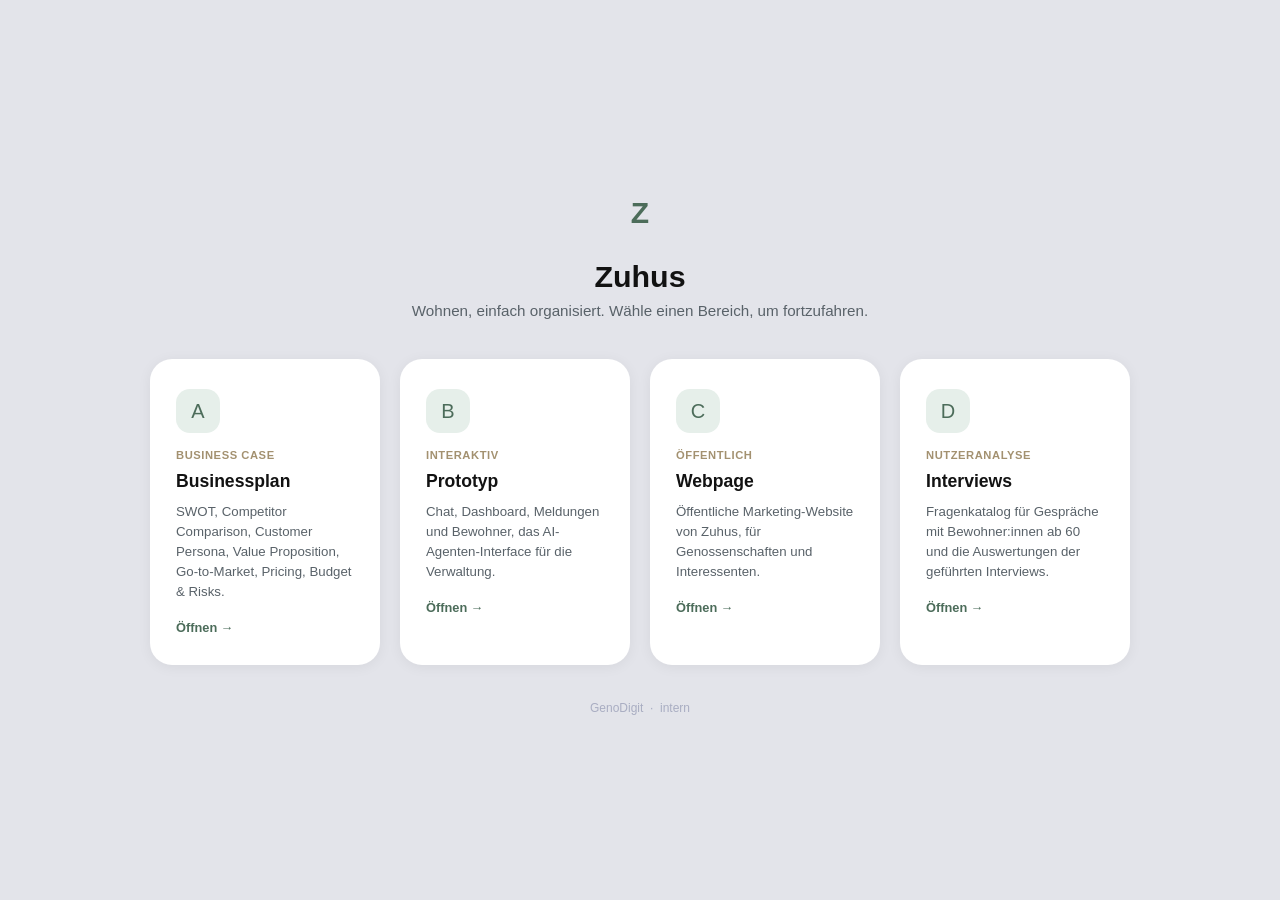
<file: docs/index.html>
<!DOCTYPE html>
<html lang="de">
<head>
  <meta charset="UTF-8">
  <meta name="viewport" content="width=device-width, initial-scale=1.0">
  <title>Zuhus</title>
  <meta name="robots" content="noindex, nofollow">
  <style>
    * { box-sizing: border-box; margin: 0; padding: 0; }
    html, body { height: 100%; }
    body {
      font-family: -apple-system, BlinkMacSystemFont, "Segoe UI", sans-serif;
      background: #e3e4ea;
      color: #121212;
      display: flex; align-items: center; justify-content: center;
      padding: 24px;
    }
    .wrap { max-width: 980px; width: 100%; text-align: center; }
    .logo { width: 56px; height: 56px; display: flex; align-items: center; justify-content: center; margin: 0 auto 18px; color: #4c6c5a; font-weight: 700; font-size: 30px; }
    h1 { font-size: 1.9rem; margin-bottom: 8px; }
    .sub { font-size: 0.95rem; color: #596269; margin-bottom: 40px; }
    .cards { display: flex; gap: 20px; flex-wrap: wrap; justify-content: center; }
    .card {
      flex: 1; min-width: 220px; max-width: 300px;
      background: white; border-radius: 22px; padding: 30px 26px;
      text-decoration: none; color: inherit;
      box-shadow: 0 2px 14px rgba(0,0,0,0.06);
      transition: transform 0.15s, box-shadow 0.15s;
      display: flex; flex-direction: column; align-items: flex-start; gap: 10px;
    }
    .card:hover { transform: translateY(-3px); box-shadow: 0 8px 24px rgba(0,0,0,0.1); }
    .card .icon { width: 44px; height: 44px; border-radius: 14px; background: #e6efea; color: #4c6c5a; display: flex; align-items: center; justify-content: center; font-size: 20px; margin-bottom: 6px; }
    .card .label { font-size: 0.7rem; font-weight: 700; text-transform: uppercase; letter-spacing: 0.05em; color: #a39170; }
    .card h2 { font-size: 1.1rem; font-weight: 600; }
    .card p { font-size: 0.83rem; color: #596269; line-height: 1.5; text-align: left; }
    .card .cta { margin-top: 8px; font-size: 0.8rem; font-weight: 600; color: #4c6c5a; display: flex; align-items: center; gap: 4px; }
    .card.disabled { cursor: default; opacity: 0.6; }
    .card.disabled:hover { transform: none; box-shadow: 0 2px 14px rgba(0,0,0,0.06); }
    .card.disabled .icon { background: #e3e4ea; color: #596269; }
    .card.disabled .cta { color: #a9adc2; }
    footer { margin-top: 36px; font-size: 0.75rem; color: #a9adc2; }
  </style>
</head>
<body>
  <div class="wrap">
    <div class="logo">Z</div>
    <h1>Zuhus</h1>
    <p class="sub">Wohnen, einfach organisiert. Wähle einen Bereich, um fortzufahren.</p>

    <div class="cards">
      <a class="card" href="businessplan/">
        <div class="icon">A</div>
        <div class="label">Business Case</div>
        <h2>Businessplan</h2>
        <p>SWOT, Competitor Comparison, Customer Persona, Value Proposition, Go-to-Market, Pricing, Budget & Risks.</p>
        <span class="cta">Öffnen →</span>
      </a>

      <a class="card" href="prototipo/">
        <div class="icon">B</div>
        <div class="label">Interaktiv</div>
        <h2>Prototyp</h2>
        <p>Chat, Dashboard, Meldungen und Bewohner, das AI-Agenten-Interface für die Verwaltung.</p>
        <span class="cta">Öffnen →</span>
      </a>

      <a class="card" href="webpage/">
        <div class="icon">C</div>
        <div class="label">Öffentlich</div>
        <h2>Webpage</h2>
        <p>Öffentliche Marketing-Website von Zuhus, für Genossenschaften und Interessenten.</p>
        <span class="cta">Öffnen →</span>
      </a>

      <a class="card" href="interview/">
        <div class="icon">D</div>
        <div class="label">Nutzeranalyse</div>
        <h2>Interviews</h2>
        <p>Fragenkatalog für Gespräche mit Bewohner:innen ab 60 und die Auswertungen der geführten Interviews.</p>
        <span class="cta">Öffnen →</span>
      </a>
    </div>

    <footer>GenoDigit &nbsp;·&nbsp; intern</footer>
  </div>
</body>
</html>
</file>
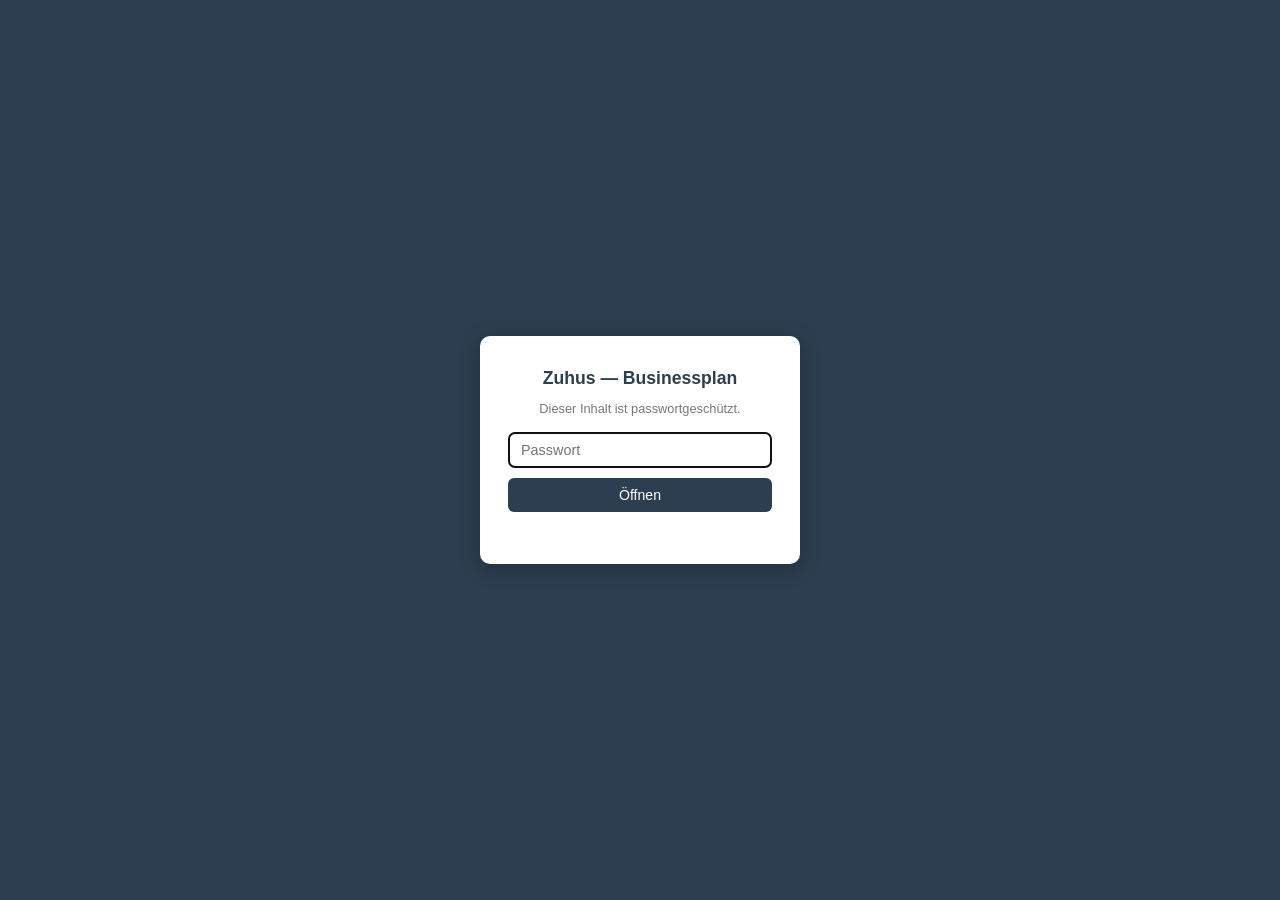
<file: docs/businessplan/index.html>
<!DOCTYPE html>
<html lang="de">
<head>
  <meta charset="UTF-8">
  <meta name="viewport" content="width=device-width, initial-scale=1.0">
  <title>Businessplan — Zuhus</title>
  <style>
    * { box-sizing: border-box; margin: 0; padding: 0; }
    body {
      font-family: -apple-system, BlinkMacSystemFont, "Segoe UI", sans-serif;
      background: #f4f4f2;
      color: #222;
      padding: 40px 24px;
    }
    .container { max-width: 1200px; margin: 0 auto; }

    h1 { font-size: 1.6rem; margin-bottom: 4px; }
    .meta { color: #777; font-size: 0.83rem; margin-bottom: 8px; }
    .tag { display: inline-block; background: #2c3e50; color: white; font-size: 0.72rem; padding: 2px 8px; border-radius: 3px; margin-right: 4px; }

    /* KPI Row */
    .kpis { display: flex; gap: 16px; margin: 28px 0; flex-wrap: wrap; }
    .kpi { background: white; border-radius: 8px; padding: 18px 24px; flex: 1; min-width: 180px; box-shadow: 0 1px 4px rgba(0,0,0,0.08); }
    .kpi .val { font-size: 1.5rem; font-weight: 700; color: #2c3e50; }
    .kpi .lbl { font-size: 0.8rem; color: #888; margin-top: 2px; }

    /* Nav */
    .toc { display: flex; flex-wrap: wrap; gap: 8px; margin: 24px 0 8px; }
    .toc a {
      font-size: 0.78rem; color: #2c3e50; background: white; padding: 6px 12px;
      border-radius: 14px; text-decoration: none; box-shadow: 0 1px 3px rgba(0,0,0,0.08);
    }
    .toc a:hover { background: #2c3e50; color: white; }

    h2 { font-size: 1.1rem; color: #2c3e50; margin: 40px 0 6px; border-bottom: 2px solid #2c3e50; padding-bottom: 6px; }
    .section-sub { font-size: 0.8rem; color: #888; margin-bottom: 16px; }
    h3 { font-size: 0.92rem; color: #2c3e50; margin-bottom: 8px; }

    p.body-text { font-size: 0.87rem; line-height: 1.6; margin-bottom: 10px; }

    /* Cards / grids */
    .grid-2 { display: grid; grid-template-columns: 1fr 1fr; gap: 16px; margin-bottom: 16px; }
    .grid-3 { display: grid; grid-template-columns: repeat(3, 1fr); gap: 16px; margin-bottom: 16px; }
    .card {
      background: white; border-radius: 8px; padding: 18px 20px;
      box-shadow: 0 1px 4px rgba(0,0,0,0.08);
    }
    .card ul { padding-left: 18px; font-size: 0.83rem; line-height: 1.55; }
    .card ol { padding-left: 18px; font-size: 0.83rem; line-height: 1.55; }

    .swot-s { border-left: 4px solid #2e7d32; }
    .swot-w { border-left: 4px solid #c62828; }
    .swot-o { border-left: 4px solid #1565c0; }
    .swot-t { border-left: 4px solid #ef6c00; }
    .swot-s h3 { color: #2e7d32; }
    .swot-w h3 { color: #c62828; }
    .swot-o h3 { color: #1565c0; }
    .swot-t h3 { color: #ef6c00; }

    .quote {
      font-style: italic; color: #555; border-left: 3px solid #2c3e50;
      padding: 4px 12px; margin: 10px 0; font-size: 0.83rem; background: #fafaf8;
    }
    .persona-label { font-size: 0.7rem; text-transform: uppercase; letter-spacing: 0.04em; color: #999; margin-top: 12px; margin-bottom: 2px; font-weight: 600; }
    .persona-text { font-size: 0.83rem; line-height: 1.5; }

    /* Tables */
    .tbl-wrap { overflow-x: auto; margin-bottom: 16px; }
    table { width: 100%; border-collapse: collapse; background: white; border-radius: 8px; overflow: hidden; box-shadow: 0 1px 4px rgba(0,0,0,0.08); font-size: 0.84rem; }
    th { background: #2c3e50; color: white; text-align: left; padding: 10px 12px; font-size: 0.78rem; font-weight: 600; }
    td { padding: 9px 12px; border-bottom: 1px solid #f0f0f0; vertical-align: top; }
    tr:last-child td { border-bottom: none; }
    tr:hover td { background: #fafaf8; }
    td.total-row, tr.total-row td { font-weight: 700; background: #f0f4f7; }

    .pros-cons { display: flex; gap: 20px; flex-wrap: wrap; font-size: 0.83rem; margin-bottom: 16px; }
    .pros-cons .pc { flex: 1; min-width: 260px; background: white; border-radius: 8px; padding: 14px 18px; box-shadow: 0 1px 4px rgba(0,0,0,0.08); }
    .pros-cons .pc.plus { border-left: 4px solid #2e7d32; }
    .pros-cons .pc.minus { border-left: 4px solid #c62828; }

    .callout {
      background: #2c3e50; color: white; border-radius: 8px; padding: 18px 22px;
      font-size: 0.9rem; line-height: 1.6; margin: 16px 0;
    }
    .callout strong { display: block; font-size: 0.72rem; text-transform: uppercase; letter-spacing: 0.05em; color: #a9c2d6; margin-bottom: 6px; }

    /* Value prop */
    .vp-transform { display: flex; gap: 16px; flex-wrap: wrap; margin-bottom: 16px; }
    .vp-transform .vp-box { flex: 1; min-width: 260px; border-radius: 8px; padding: 16px 20px; font-size: 0.83rem; line-height: 1.55; }
    .vp-transform .before { background: #fdecea; border-left: 4px solid #c62828; }
    .vp-transform .after { background: #e8f5e9; border-left: 4px solid #2e7d32; }
    .vp-transform .lbl { font-size: 0.7rem; text-transform: uppercase; letter-spacing: 0.05em; font-weight: 700; margin-bottom: 6px; display: block; }
    .before .lbl { color: #c62828; }
    .after .lbl { color: #2e7d32; }

    .taglines { display: flex; flex-wrap: wrap; gap: 8px; margin-bottom: 16px; }
    .tagline { display: inline-block; background: #eef1f3; color: #444; padding: 6px 14px; border-radius: 14px; font-size: 0.83rem; }
    .tagline.selected { background: #2c3e50; color: white; font-weight: 600; }
    .tagline.selected::before { content: "✓ "; }

    .hero-mock {
      background: white; border-radius: 10px; padding: 40px 30px; text-align: center;
      box-shadow: 0 1px 4px rgba(0,0,0,0.08); margin-bottom: 16px;
    }
    .hero-mock h3 { font-size: 1.5rem; color: #2c3e50; margin-bottom: 10px; }
    .hero-mock p { font-size: 0.95rem; color: #555; max-width: 560px; margin: 0 auto 18px; line-height: 1.5; }
    .hero-mock .cta { display: inline-block; background: #2c3e50; color: white; padding: 9px 22px; border-radius: 20px; font-size: 0.85rem; margin: 0 5px; }
    .hero-mock .cta.secondary { background: transparent; color: #2c3e50; border: 1px solid #2c3e50; }

    /* GTM phases */
    .phase { background: white; border-radius: 8px; padding: 16px 20px; margin-bottom: 12px; box-shadow: 0 1px 4px rgba(0,0,0,0.08); border-left: 4px solid #2c3e50; }
    .phase-title { font-weight: 700; color: #2c3e50; font-size: 0.92rem; }
    .phase-time { font-size: 0.75rem; color: #888; margin-bottom: 8px; }

    @media (max-width: 800px) {
      .grid-2, .grid-3 { grid-template-columns: 1fr; }
      .kpi { min-width: 140px; }
    }

    /* Password gate */
    #gate {
      position: fixed; inset: 0; background: #2c3e50; color: white;
      display: flex; align-items: center; justify-content: center; z-index: 999; padding: 24px;
    }
    #gate .box { background: white; color: #222; border-radius: 10px; padding: 32px 28px; max-width: 320px; width: 100%; text-align: center; box-shadow: 0 4px 20px rgba(0,0,0,0.25); }
    #gate h2 { border: none; margin: 0 0 6px; font-size: 1.1rem; color: #2c3e50; }
    #gate p { font-size: 0.8rem; color: #777; margin-bottom: 16px; }
    #gate input { width: 100%; padding: 9px 12px; border: 1px solid #ddd; border-radius: 6px; font-size: 0.9rem; margin-bottom: 10px; }
    #gate button { width: 100%; padding: 9px 12px; background: #2c3e50; color: white; border: none; border-radius: 6px; font-size: 0.88rem; cursor: pointer; }
    #gate .err { color: #c62828; font-size: 0.78rem; margin-top: 8px; min-height: 1em; }
    #appContent { display: none; }
  </style>
</head>
<body>
<div id="gate">
  <div class="box">
    <h2>Zuhus — Businessplan</h2>
    <p>Dieser Inhalt ist passwortgeschützt.</p>
    <input type="password" id="gatePw" placeholder="Passwort" autofocus>
    <button onclick="checkGatePw()">Öffnen</button>
    <div class="err" id="gateErr"></div>
  </div>
</div>
<div id="appContent">
<div class="container">

  <h1>Businessplan — Zuhus</h1>
  <div class="meta">
    Projekt: GenoDigit &nbsp;·&nbsp; Erarbeitet: AC &nbsp;·&nbsp; Stand: August 2026 &nbsp;·&nbsp; Version 2
    <br><span class="tag">intern</span>
  </div>

  <div class="kpis">
    <div class="kpi"><div class="val">Kanton ZH</div><div class="lbl">Zielmarkt (142 Genossenschaften)</div></div>
    <div class="kpi"><div class="val">Validierung / MVP</div><div class="lbl">Strategisches Ziel Jahr 1</div></div>
    <div class="kpi"><div class="val">~12 Mte.</div><div class="lbl">Ziel Break-Even</div></div>
    <div class="kpi"><div class="val">Modular</div><div class="lbl">Pricing pro Wohneinheit</div></div>
  </div>

  <div class="toc">
    <a href="#swot">1. SWOT</a>
    <a href="#competitor">2. Competitor Comparison</a>
    <a href="#persona">3. Customer Persona</a>
    <a href="#valueprop">4. Value Proposition</a>
    <a href="#gtm">5. Go-to-Market Launch</a>
    <a href="#pricing">6. Pricing Options</a>
    <a href="#plan">7. 30-60-90 Day Plan</a>
    <a href="#budget">8. Budget &amp; Break-Even</a>
    <a href="#risks">9. Risks &amp; Mitigations</a>
  </div>

  <!-- ════════════════════════════════ -->
  <!-- 1. SWOT -->
  <!-- ════════════════════════════════ -->
  <h2 id="swot">1. SWOT Analysis</h2>
  <p class="section-sub">AI-Agenten-Plattform für Wohnbaugenossenschaften</p>

  <p class="body-text">
    <strong>Overview:</strong> Ein modularer, zentraler AI-Chat, der für Verwaltung UND Mieter:innen einer Wohnbaugenossenschaft sämtliche Kernprozesse koordiniert (Mängelmeldungen, Reservationen, Mieterkommunikation, administrative Anfragen). Basis-Agent gratis/günstig, Zusatzmodule (Energieverwaltung, Abstimmungen, Buchhaltung) kostenpflichtig zubuchbar.
    <br><strong>Strategisches Ziel:</strong> Technische und marktseitige Validierung der Idee (Proof-of-Concept), noch kein fixes Kundenziel.
  </p>

  <div class="grid-2">
    <div class="card swot-s">
      <h3>Strengths</h3>
      <ol>
        <li>Technische Kompetenz im Aufbau von AI-Agenten-Systemen bereits nachgewiesen (eigene Prototypen)</li>
        <li>Modulares Modell erlaubt Kunden einen niedrigschwelligen Einstieg</li>
        <li>Ein Tool für zwei Nutzergruppen (Verwaltung + Mieter) statt Punktlösungen</li>
        <li>Bereits vorhandene Marktkenntnis (Marktstudie 142 Genossenschaften Kanton Zürich)</li>
        <li>Kein Legacy-Ballast, kann AI-first von Grund auf designen</li>
      </ol>
    </div>
    <div class="card swot-w">
      <h3>Weaknesses</h3>
      <ol>
        <li>Noch kein MVP gebaut</li>
        <li>Keine gesicherte Finanzierung</li>
        <li>Kein Referenzkunde, erschwert Vertrauensaufbau bei konservativen Genossenschaften</li>
        <li>Sensible Mieterdaten + oft träge Entscheidungsstrukturen (Vorstand/Kollektiv)</li>
        <li>Kleines Team, begrenzte Kapazität für Produktentwicklung und Vertrieb parallel</li>
      </ol>
    </div>
    <div class="card swot-o">
      <h3>Opportunities</h3>
      <ol>
        <li>Sehr tiefer Digitalisierungsgrad im Markt (Ø 3/5, nur 1 von 9 analysierten Genossenschaften mit vollwertigem Mieterportal)</li>
        <li>142 Genossenschaften allein im Kanton Zürich, viele mit knappen Verwaltungsressourcen</li>
        <li>Modulares Pricing ermöglicht Recurring Revenue durch spätere Modul-Erweiterung</li>
        <li>Wachsende Nutzerakzeptanz von Chat-Interfaces senkt Erklärungsaufwand</li>
        <li>Nische, die grosse Verwaltungssoftware-Anbieter nicht spezifisch adressieren</li>
      </ol>
    </div>
    <div class="card swot-t">
      <h3>Threats</h3>
      <ol>
        <li>Etablierte Anbieter könnten AI-Chat-Features nachrüsten</li>
        <li>Regulatorische Unsicherheit (nDSG, AI-Einsatz mit Personendaten)</li>
        <li>Langsame Sales-Zyklen durch kollektive Entscheidungsstrukturen</li>
        <li>Reputationsrisiko bei AI-Fehlern gegenüber Mietern</li>
        <li>Abhängigkeit von Drittanbieter-AI-Modellen (Kosten, Verfügbarkeit)</li>
      </ol>
    </div>
  </div>

  <div class="grid-2">
    <div class="card">
      <h3>Top 5 Prioritäten</h3>
      <ol>
        <li>Technischen Proof-of-Concept für Basis-Agent bauen</li>
        <li>Explorative Gespräche mit 2-3 Genossenschaften aus der Marktstudie führen</li>
        <li>Datenschutz-/Governance-Konzept früh skizzieren</li>
        <li>Modulares Preismodell grob definieren</li>
        <li>Positionierung gegenüber bestehenden Portal-Lösungen (z.B. GBMZ) schärfen</li>
      </ol>
    </div>
    <div class="card">
      <h3>30-Tage-Aktionsplan</h3>
      <ul>
        <li><strong>Woche 1:</strong> Produktvision 1-Pager, Kernfunktionen Basis-Agent definieren</li>
        <li><strong>Woche 2:</strong> 2-3 explorative Gespräche mit Genossenschaften vereinbaren</li>
        <li><strong>Woche 3:</strong> Technischer Prototyp für eine Kernfunktion bauen (z.B. Mängelmeldung via Chat)</li>
        <li><strong>Woche 4:</strong> Feedback + Prototyp auswerten, Entscheidung über nächste Schritte</li>
      </ul>
    </div>
  </div>

  <!-- ════════════════════════════════ -->
  <!-- 2. COMPETITOR COMPARISON -->
  <!-- ════════════════════════════════ -->
  <h2 id="competitor">2. Competitor Comparison</h2>
  <p class="section-sub">Kanton Zürich</p>

  <p class="body-text">
    <strong>GBMZ Web-App</strong> (Gemeinnützige Bau- und Mietergenossenschaft Zürich) — einziger Fall mit vollständiger Digitalisierung (★★★★★), Web-App mit 15 Services (Reparaturanfragen, Schlüsselbestellung, Dokumente, mehrsprachig, 24/7).<br>
    <strong>Status Quo / Kein digitales Tool</strong> — repräsentiert die grosse Mehrheit (~131 von 142 analysierten Genossenschaften), ohne Mieterportal oder App, Kommunikation via Telefon/Email/Papier.
  </p>

  <div class="tbl-wrap">
  <table>
    <thead>
      <tr><th>Feature</th><th>GBMZ Web-App</th><th>Status Quo</th><th>Zuhus</th></tr>
    </thead>
    <tbody>
      <tr><td>Mängelmeldung digital</td><td>Ja</td><td>Nein</td><td>Ja</td></tr>
      <tr><td>Reservationssystem</td><td>Ja</td><td>Nein</td><td>Ja</td></tr>
      <tr><td>AI-Chat-Interface</td><td>Nein (Formular-basiert)</td><td>Nein</td><td>Ja</td></tr>
      <tr><td>Ein Tool für Verwaltung + Mieter</td><td>Unklar / vermutlich getrennt</td><td>Nein</td><td>Ja</td></tr>
      <tr><td>Modular erweiterbar</td><td>Nein (Eigenentwicklung)</td><td>—</td><td>Ja</td></tr>
      <tr><td>Mehrsprachig</td><td>Ja</td><td>Nein</td><td>Geplant</td></tr>
      <tr><td>Preis</td><td>Intern entwickelt, kein Produkt</td><td>Keine direkten Kosten</td><td>Modular (Basis + Zusatzmodule)</td></tr>
    </tbody>
  </table>
  </div>

  <div class="pros-cons">
    <div class="pc plus">
      <strong>GBMZ Web-App</strong>
      <p class="body-text" style="margin-top:6px;">+ bewährt im Einsatz, höchster Digitalisierungsgrad<br>− kein AI-Chat, keine Modularität, nicht als Produkt für andere verfügbar, vermutlich kein einheitliches Interface für beide Nutzergruppen</p>
    </div>
    <div class="pc minus">
      <strong>Status Quo</strong>
      <p class="body-text" style="margin-top:6px;">+ keine Kosten/Abhängigkeit<br>− hoher manueller Aufwand, keine Skalierbarkeit, frustrierende Mieter-Experience</p>
    </div>
  </div>

  <div class="card" style="margin-bottom:16px;">
    <h3>Ehrliche Einschätzung — wo sind wir besser/schlechter</h3>
    <p class="body-text"><strong>Besser:</strong> AI-Chat statt Formular-Portal, modular für viele Genossenschaften nutzbar, ein Tool für beide Nutzergruppen.<br>
    <strong>Schlechter:</strong> kein bewährter Track Record, keine Referenz, AI-Antworten initial evtl. weniger zuverlässig als etabliertes Portal.</p>
  </div>

  <div class="card">
    <h3>3 Moves, um in 90 Tagen zu gewinnen</h3>
    <ol>
      <li>Direkten Austausch mit GBMZ suchen, um von deren Erfahrung zu lernen und Differenzierung zu schärfen</li>
      <li>Pilotangebot für 2-3 Genossenschaften ohne jegliches digitales Tool (grösste Opportunity-Gruppe)</li>
      <li>"Ein Chat für alles" als klares Differenzierungsargument kommunizieren, Fokus auf Mieter-Erlebnis</li>
    </ol>
  </div>

  <!-- ════════════════════════════════ -->
  <!-- 3. CUSTOMER PERSONA -->
  <!-- ════════════════════════════════ -->
  <h2 id="persona">3. Customer Persona</h2>
  <p class="section-sub">Who We Serve</p>

  <div class="grid-3">
    <div class="card">
      <h3>Die professionelle Geschäftsführung</h3>
      <div class="quote">"Ich habe keine Zeit, jede Mängelmeldung einzeln per Telefon zu bearbeiten, aber ich kann mir auch keinen Systemwechsel leisten, der drei Monate Einführungszeit braucht."</div>
      <div class="persona-label">Pains</div><div class="persona-text">Zeitdruck, viele manuelle Anfragen, Personalengpässe, Reporting-Aufwand gegenüber Vorstand</div>
      <div class="persona-label">Goals</div><div class="persona-text">Effizienzsteigerung, weniger Routineanfragen, professionelles Auftreten gegenüber Mietern</div>
      <div class="persona-label">Buying Trigger</div><div class="persona-text">Personalengpass, Beschwerden über lange Reaktionszeiten, Digitalisierungsdruck vom Vorstand</div>
      <div class="persona-label">Kanäle</div><div class="persona-text">LinkedIn, Wohnbaugenossenschaften Schweiz (Verband), Branchenevents, Empfehlungen</div>
      <div class="persona-label">Messaging</div><div class="persona-text">"Ein Chat, der Routineanfragen automatisch löst, mehr Zeit für das, was wirklich Ihre Aufmerksamkeit braucht."</div>
    </div>
    <div class="card">
      <h3>Der ehrenamtliche Vorstand</h3>
      <p class="section-sub" style="margin-bottom:8px;">Kleine / kollektive Genossenschaft</p>
      <div class="quote">"Wir sind alle ehrenamtlich hier, niemand hat Kapazität für ein IT-Projekt, aber die Mängelmeldungen häufen sich trotzdem."</div>
      <div class="persona-label">Pains</div><div class="persona-text">Keine Zeit/IT-Kenntnisse, sehr limitiertes Budget, Entscheidungen brauchen Kollektiv-Konsens</div>
      <div class="persona-label">Goals</div><div class="persona-text">Ehrenamtliche Belastung reduzieren, einfache Lösung ohne Implementierungsaufwand</div>
      <div class="persona-label">Buying Trigger</div><div class="persona-text">Konkreter Schmerzpunkt-Vorfall, Empfehlung einer anderen Genossenschaft</div>
      <div class="persona-label">Kanäle</div><div class="persona-text">Verband, Mundpropaganda, lokale Netzwerktreffen</div>
      <div class="persona-label">Messaging</div><div class="persona-text">"Kein IT-Projekt, kein Risiko: Testen Sie den Basis-Chat kostenlos, ohne Verpflichtung."</div>
    </div>
    <div class="card">
      <h3>Die Mieterin / der Mieter</h3>
      <p class="section-sub" style="margin-bottom:8px;">Endnutzer:in</p>
      <div class="quote">"Ich will einfach nur schnell melden, dass die Heizung nicht geht, nicht ewig in der Warteschlange hängen oder ein Formular ausfüllen."</div>
      <div class="persona-label">Pains</div><div class="persona-text">Lange Wartezeiten, unklare Zuständigkeiten, keine Transparenz über Status</div>
      <div class="persona-label">Goals</div><div class="persona-text">Schnelle, unkomplizierte Lösung von Alltagsanliegen</div>
      <div class="persona-label">Nutzungstreiber</div><div class="persona-text">Frustration mit bisherigem Prozess; positive Erfahrung führt zu Fürsprache bei der Verwaltung</div>
      <div class="persona-label">Kanäle</div><div class="persona-text">Direkt im Chat, Mitteilungen der Verwaltung, Mieterversammlungen</div>
      <div class="persona-label">Messaging</div><div class="persona-text">"Melde dein Anliegen in 30 Sekunden, direkt im Chat, keine Formulare."</div>
    </div>
  </div>

  <!-- ════════════════════════════════ -->
  <!-- 4. VALUE PROPOSITION -->
  <!-- ════════════════════════════════ -->
  <h2 id="valueprop">4. Value Proposition — Zuhus</h2>

  <div class="grid-2">
    <div class="card">
      <h3>Kernproblem</h3>
      <p class="body-text">Verwaltung und Mieter:innen von Wohnbaugenossenschaften verlieren täglich Zeit mit fragmentierter, manueller Kommunikation über Mängel, Reservationen und Anfragen.</p>
    </div>
    <div class="card">
      <h3>Versprechen</h3>
      <p class="body-text">Zuhus bündelt alle Kernprozesse einer Genossenschaft in einem einzigen, modularen AI-Chat für Verwaltung und Mieter:innen.</p>
    </div>
  </div>

  <div class="grid-3">
    <div class="card"><h3>1. Ein Chat statt fünf Tools</h3><p class="body-text">Mängelmeldung, Reservation und Kommunikation laufen über eine einzige Oberfläche.</p></div>
    <div class="card"><h3>2. Modular wachsend</h3><p class="body-text">Von Basis-Agent bis Energieverwaltung, nur zahlen was tatsächlich gebraucht wird.</p></div>
    <div class="card"><h3>3. Für beide Seiten gebaut</h3><p class="body-text">Verwaltung und Mieter:innen nutzen dieselbe Plattform, mit passenden Rechten.</p></div>
  </div>

  <div class="vp-transform">
    <div class="vp-box before">
      <span class="lbl">Vorher</span>
      Eine Mieterin ruft wegen einer defekten Heizung an, erreicht niemanden, schreibt eine Email, wartet 3 Tage auf Antwort, die Verwaltung sucht in Papierakten nach der zuständigen Person.
    </div>
    <div class="vp-box after">
      <span class="lbl">Nachher</span>
      Die Mieterin öffnet den Zuhus-Chat, meldet den Defekt in 30 Sekunden mit Foto, der Agent leitet die Meldung automatisch an den zuständigen Hauswart weiter und informiert die Mieterin über den Status, ohne dass die Verwaltung manuell eingreifen muss.
    </div>
  </div>

  <h3>Tagline (final gewählt: "Wohnen, einfach organisiert.")</h3>
  <div class="taglines">
    <span class="tagline">Ein Chat. Alle Anliegen.</span>
    <span class="tagline">Zuhus, deine Genossenschaft, digital vernetzt.</span>
    <span class="tagline selected">Wohnen, einfach organisiert.</span>
    <span class="tagline">Der Chat, der für dich mitdenkt.</span>
    <span class="tagline">Alles im Griff, ohne Formulare.</span>
  </div>

  <div class="hero-mock">
    <h3>Wohnen, einfach organisiert.</h3>
    <p>Zuhus bündelt Mängelmeldungen, Reservationen und Mieterkommunikation in einem AI-Chat, für Verwaltung und Mieter:innen, modular erweiterbar.</p>
    <span class="cta">Jetzt kostenlos testen</span>
    <span class="cta secondary">Demo vereinbaren</span>
  </div>

  <!-- ════════════════════════════════ -->
  <!-- 5. GO-TO-MARKET -->
  <!-- ════════════════════════════════ -->
  <h2 id="gtm">5. Go-to-Market Launch</h2>
  <p class="section-sub">Zielgruppe: Geschäftsführungen und Verwaltungen von Wohnbaugenossenschaften im Kanton Zürich, Direktansprache, kalter Start, Zeithorizont 12 Monate.</p>

  <div class="phase">
    <div class="phase-title">Phase 1 — Vorbereitung</div>
    <div class="phase-time">Monat 1-2</div>
    <ul>
      <li>Finalisierung MVP (Basis-Chat-Agent: Mängelmeldung, Reservationen, Mieterkommunikation, einfache Anfragen)</li>
      <li>Aufbau einer kurzen, überzeugenden Story basierend auf der Marktstudie: 131 von 142 Genossenschaften im Kanton Zürich haben kein digitales Tool</li>
      <li>Erstellung von Verkaufsunterlagen (One-Pager, Demo-Video, Pilot-Angebot)</li>
      <li>Priorisierte Liste der 142 Genossenschaften nach Grösse und vermutlicher Digitalisierungsbereitschaft</li>
    </ul>
  </div>
  <div class="phase">
    <div class="phase-title">Phase 2 — Pilotakquise</div>
    <div class="phase-time">Monat 3-5</div>
    <ul>
      <li>Direktansprache der Top 20-30 Genossenschaften (nach Grösse/Reife priorisiert) per Email und LinkedIn an Geschäftsführung/Verwaltung</li>
      <li>Ziel: 3-5 Erstgespräche pro Monat</li>
      <li>Angebot eines kostenlosen oder stark vergünstigten Pilotzeitraums (z.B. 3 Monate) für 1-2 Genossenschaften als Referenzkunden</li>
      <li>Nutzung der Marktstudie als Türöffner ("Wir kennen den Digitalisierungsstand aller 142 Genossenschaften im Kanton, Sie gehören zu den X, die noch kein Tool haben")</li>
    </ul>
  </div>
  <div class="phase">
    <div class="phase-title">Phase 3 — Pilotbetrieb &amp; Validierung</div>
    <div class="phase-time">Monat 6-9</div>
    <ul>
      <li>Onboarding und Betrieb bei 1-2 Pilotgenossenschaften</li>
      <li>Enges Feedback von Verwaltung UND Mieterinnen/Mietern einholen</li>
      <li>Erste konkrete Kennzahlen sammeln (Zeitersparnis, Anzahl bearbeiteter Anfragen, Zufriedenheit)</li>
      <li>Referenzcase und Testimonial aufbauen</li>
    </ul>
  </div>
  <div class="phase">
    <div class="phase-title">Phase 4 — Skalierung im Kanton</div>
    <div class="phase-time">Monat 10-12</div>
    <ul>
      <li>Ansprache weiterer 15-20 Genossenschaften mit dem validierten Pilotcase als Beweis</li>
      <li>Erste zahlende Kunden ausserhalb des Pilots gewinnen</li>
      <li>Modul-Upsell testen (z.B. Energieverwaltung oder Abstimmungen als Zusatzmodul bei bestehenden Kunden)</li>
    </ul>
  </div>

  <div class="callout">
    <strong>Kernbotschaft für die Erstansprache</strong>
    "Wohnen, einfach organisiert. Zuhus ist der eine Chat, der Mängelmeldungen, Reservationen und Mieterkommunikation für Ihre Genossenschaft übernimmt, ohne dass Sie fünf verschiedene Tools brauchen."
  </div>

  <!-- ════════════════════════════════ -->
  <!-- 6. PRICING -->
  <!-- ════════════════════════════════ -->
  <h2 id="pricing">6. Pricing Options</h2>
  <p class="section-sub">Modell: Pro Wohneinheit, modular, mit kostenloser Testphase.</p>

  <div class="tbl-wrap">
  <table>
    <thead><tr><th>Modul</th><th>Preis</th></tr></thead>
    <tbody>
      <tr><td class="name-cell"><strong>Basis-Chat-Agent</strong></td><td>CHF 2.50 – 4.00 / Wohneinheit / Monat (Mindestpauschale CHF 150/Monat für sehr kleine Genossenschaften)</td></tr>
      <tr><td>Energieverwaltung</td><td>+ CHF 1.00 – 1.50 / Wohneinheit / Monat</td></tr>
      <tr><td>Abstimmungen &amp; Mitbestimmung</td><td>+ CHF 0.50 – 1.00 / Wohneinheit / Monat</td></tr>
      <tr><td>Komplexe Buchhaltungsanfragen</td><td>+ CHF 1.00 – 2.00 / Wohneinheit / Monat</td></tr>
    </tbody>
  </table>
  </div>

  <p class="body-text">
    <strong>Zum Vergleich:</strong> Bei einer durchschnittlichen Genossenschaft aus der Marktstudie (~141 Wohneinheiten) ergäbe das ca. CHF 350-560/Monat für den Basis-Chat-Agent, ein realistischer Bereich für B2B-SaaS im Schweizer Proptech-Markt (Benchmark: vergleichbare Verwaltungs-/Portal-Tools liegen meist zwischen CHF 1.50 und 5.00 pro Einheit/Monat).
  </p>

  <div class="grid-2">
    <div class="card">
      <h3>Testphase</h3>
      <p class="body-text">30 Tage kostenlos für jede neue Genossenschaft, unverbindlich, keine Kreditkarte nötig. Nach Ablauf automatische Umstellung auf Basis-Chat-Agent (kein automatisches Kündigungsrisiko durch versteckte Zahlungspflicht).</p>
    </div>
    <div class="card">
      <h3>Pilotgenossenschaften</h3>
      <p class="body-text">Die 1-2 Pilotkunden aus dem Go-to-Market erhalten einen verlängerten, stark vergünstigten oder kostenlosen Zeitraum (z.B. 3 Monate) als Gegenleistung für Feedback und Referenzstatus, unabhängig von der Standard-Testphase.</p>
    </div>
  </div>

  <!-- ════════════════════════════════ -->
  <!-- 7. 30-60-90 -->
  <!-- ════════════════════════════════ -->
  <h2 id="plan">7. 30-60-90 Day Plan</h2>
  <p class="section-sub">Basierend auf vorhandenem Prototyp, AC + interne technische Kapazität</p>

  <div class="grid-3">
    <div class="card">
      <h3>Tag 1-30 — Fundament schärfen</h3>
      <ul>
        <li>Prototyp anhand der Marktstudien-Erkenntnisse verfeinern, Fokus auf die 3 Kernfunktionen des Basis-Chat-Agents</li>
        <li>Verkaufsunterlagen erstellen: One-Pager, Demo-Skript, Pilot-Angebot mit den definierten Preisen</li>
        <li>Zielliste der Top 20-30 Genossenschaften im Kanton Zürich erstellen</li>
        <li>Testphase-Logik und Onboarding-Flow technisch vorbereiten</li>
      </ul>
    </div>
    <div class="card">
      <h3>Tag 31-60 — Markt testen</h3>
      <ul>
        <li>Direktansprache der priorisierten Genossenschaften starten</li>
        <li>Ziel: mindestens 8-10 Erstgespräche/Demos durchführen</li>
        <li>Pitch und Demo anhand des Feedbacks aus den ersten Gesprächen iterieren</li>
        <li>Pilot-Konditionen mit 2-3 interessierten Genossenschaften konkret verhandeln</li>
      </ul>
    </div>
    <div class="card">
      <h3>Tag 61-90 — Ersten Piloten sichern</h3>
      <ul>
        <li>Verbindliche Zusage von mindestens 1 Pilotgenossenschaft erreichen</li>
        <li>Onboarding der ersten Pilotgenossenschaft vorbereiten und starten</li>
        <li>Feedback aus Verkaufsgesprächen auswerten, Produkt und Pitch schärfen</li>
        <li>Grundlage für Phase 3 (Pilotbetrieb &amp; Validierung) schaffen</li>
      </ul>
    </div>
  </div>

  <!-- ════════════════════════════════ -->
  <!-- 8. BUDGET -->
  <!-- ════════════════════════════════ -->
  <h2 id="budget">8. Budget &amp; Break-Even</h2>
  <p class="section-sub">Bootstrapping, keine feste externe Investition, technische Kapazität als interne Ressource</p>

  <div class="tbl-wrap">
  <table>
    <thead><tr><th>Kategorie</th><th>CHF/Jahr</th></tr></thead>
    <tbody>
      <tr><td>Infrastruktur &amp; AI-API-Kosten (Hosting, LLM-Nutzung)</td><td>3'000 – 6'000</td></tr>
      <tr><td>Sales &amp; Marketing (Outreach-Tools, Reisen, Unterlagen)</td><td>5'000 – 8'000</td></tr>
      <tr><td>Rechtliches &amp; Administratives (AGB, Datenschutz/AI-Compliance)</td><td>3'000 – 5'000</td></tr>
      <tr><td>Tools &amp; Software (CRM, Design, Projektmanagement)</td><td>1'500 – 2'500</td></tr>
      <tr><td>Puffer / Unvorhergesehenes</td><td>2'000 – 3'000</td></tr>
      <tr class="total-row"><td>Total</td><td>~15'000 – 25'000</td></tr>
    </tbody>
  </table>
  </div>

  <div class="callout">
    <strong>Break-Even-Rechnung</strong>
    Durchschnittliche Genossenschaftsgrösse (Marktstudie): ~141 Wohneinheiten. Durchschnittlicher Umsatz pro Kunde (Basis-Chat-Agent, CHF 2.50-4.00/Einheit): ~CHF 350-560/Monat, im Mittel ~CHF 450/Monat = ~CHF 5'400/Jahr.
    Um das mittlere Jahresbudget von ca. CHF 20'000 zu decken, braucht es rund 4 zahlende Genossenschaften durchschnittlicher Grösse (ohne Zusatzmodule).
    Realismus-Check: Der Fahrplan sieht 1-2 Pilotkunden bis Monat 9 und Skalierung bis Monat 12 vor. Break-Even ist damit realistischerweise gegen Ende Jahr 1 erreichbar, nicht früher, da die ersten Piloten vergünstigt/kostenlos laufen.
  </div>

  <!-- ════════════════════════════════ -->
  <!-- 9. RISKS -->
  <!-- ════════════════════════════════ -->
  <h2 id="risks">9. Risks &amp; Mitigations</h2>

  <div class="tbl-wrap">
  <table>
    <thead><tr><th>Risiko</th><th>Auswirkung</th><th>Mitigation</th></tr></thead>
    <tbody>
      <tr>
        <td><strong>Adoption in konservativer Branche</strong> — Genossenschaften mit ehrenamtlichem Vorstand und traditioneller Verwaltung sind oft zurückhaltend gegenüber neuen, v.a. AI-basierten Tools</td>
        <td>Langsamere Verkaufszyklen, geringere initiale Konversionsrate</td>
        <td>Pilotprogramm mit vergünstigten/kostenlosen Referenzkunden, greifbare Vorher/Nachher-Beispiele statt abstrakter "AI"-Sprache, Fokus auf konkrete Zeitersparnis</td>
      </tr>
      <tr>
        <td><strong>Technische Zuverlässigkeit der AI-Agenten</strong> — fehlerhafte oder falsch weitergeleitete Meldungen (z.B. bei Mängeln) untergraben Vertrauen</td>
        <td>Reputationsschaden bereits bei den ersten Pilotkunden, schwer wieder aufzuholen</td>
        <td>Menschliche Eskalationsstufe für unklare/kritische Fälle, enges Monitoring während Pilotphase, schrittweise Erweiterung der Autonomie der Agenten</td>
      </tr>
      <tr>
        <td><strong>Datenschutz &amp; AI-Regulierung (CH/EU)</strong> — Verarbeitung sensibler Mieterdaten durch AI-Agenten</td>
        <td>Rechtliche Risiken, Vertrauensverlust bei Verwaltung und Mieterschaft</td>
        <td>Datenschutzkonformes Setup von Anfang an, transparente Kommunikation was die Agenten dürfen/nicht dürfen, klare AGB/Datenschutzerklärung vor dem ersten Pilotkunden</td>
      </tr>
      <tr>
        <td><strong>Wettbewerb holt auf</strong> — GBMZ oder ein grösserer Proptech-Anbieter baut eine ähnliche AI-Lösung</td>
        <td>Verlust des First-Mover-Vorteils im Kanton Zürich</td>
        <td>Schnelle Pilotphase zur Referenzbildung, Fokus auf die Doppelnutzung (Verwaltung UND Mieter in einem Tool) als schwer kopierbares Alleinstellungsmerkmal</td>
      </tr>
      <tr>
        <td><strong>Kapazitäts-/Ressourcenrisiko</strong> — kleines Team, bootstrapped Budget, kein Puffer für grössere Rückschläge</td>
        <td>Verzögerungen im 30-60-90-Plan oder Go-to-Market gefährden den Break-Even innerhalb von 12 Monaten</td>
        <td>Realistische Priorisierung (Basis-Chat-Agent vor Zusatzmodulen), Puffer im Budget eingeplant, Bereitschaft den Zeithorizont bei Bedarf anzupassen statt Qualität zu opfern</td>
      </tr>
      <tr>
        <td><strong>Langer Entscheidungsweg bei Genossenschaften</strong> — sowohl Geschäftsführung als auch ehrenamtlicher Vorstand müssen oft zustimmen</td>
        <td>Verkaufszyklen dauern länger als bei klassischen B2B-SaaS-Kunden</td>
        <td>Vorstand frühzeitig in Demos einbeziehen, einfache, nicht-technische Entscheidungsvorlage bereitstellen, Referenzcase als Vertrauensanker nutzen</td>
      </tr>
    </tbody>
  </table>
  </div>

  <p class="detail-note" style="font-size:0.78rem;color:#888;margin-top:20px;">
    Grundlage: Marktstudie Wohnbaugenossenschaften Kanton Zürich (April 2026) &nbsp;·&nbsp; Erarbeitet: August 2026
  </p>

</div><!-- /container -->
</div><!-- /appContent -->

<script>
  const GATE_PW = "zuhus2026";
  function unlock() {
    document.getElementById('gate').style.display = 'none';
    document.getElementById('appContent').style.display = 'block';
  }
  function checkGatePw() {
    const val = document.getElementById('gatePw').value;
    if (val === GATE_PW) {
      sessionStorage.setItem('zuhus-gate-ok', '1');
      unlock();
    } else {
      document.getElementById('gateErr').textContent = 'Falsches Passwort.';
    }
  }
  document.getElementById('gatePw').addEventListener('keydown', function(e) {
    if (e.key === 'Enter') checkGatePw();
  });
  if (sessionStorage.getItem('zuhus-gate-ok') === '1') unlock();
</script>
</body>
</html>
</file>
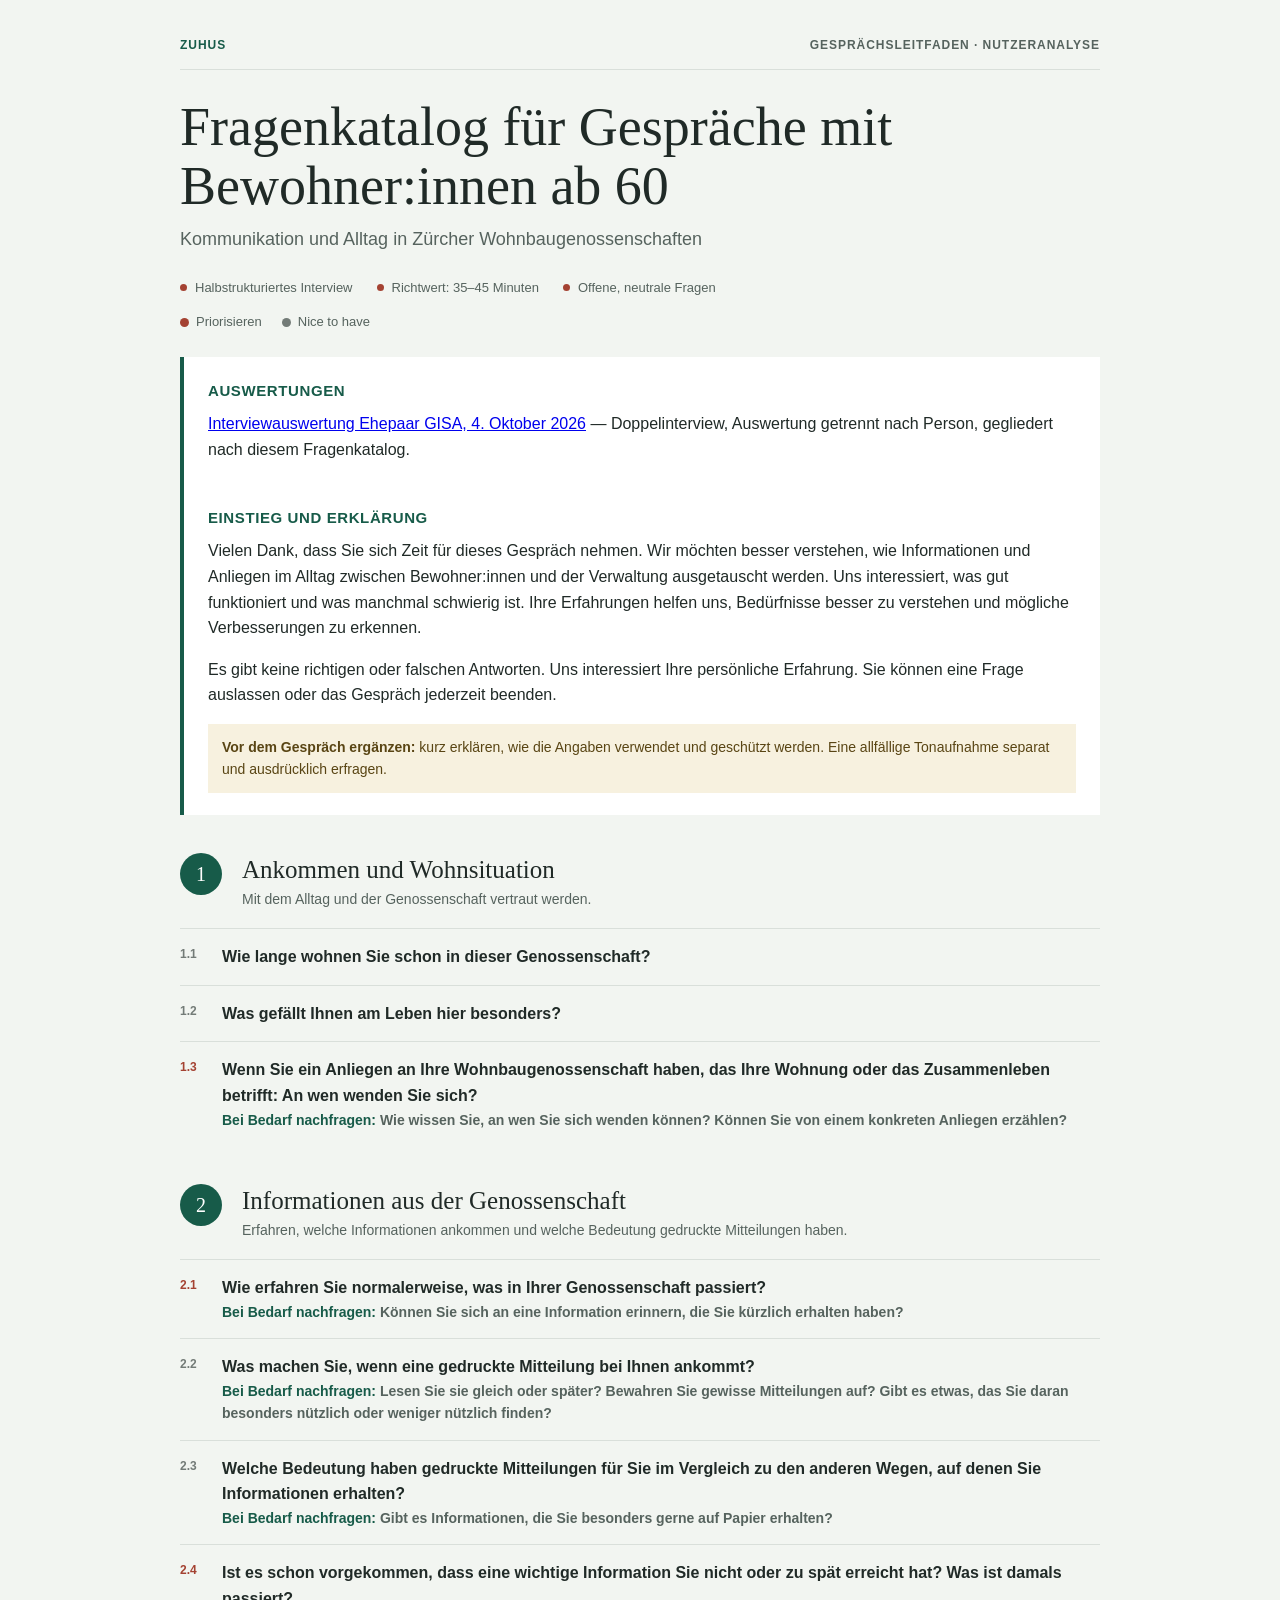
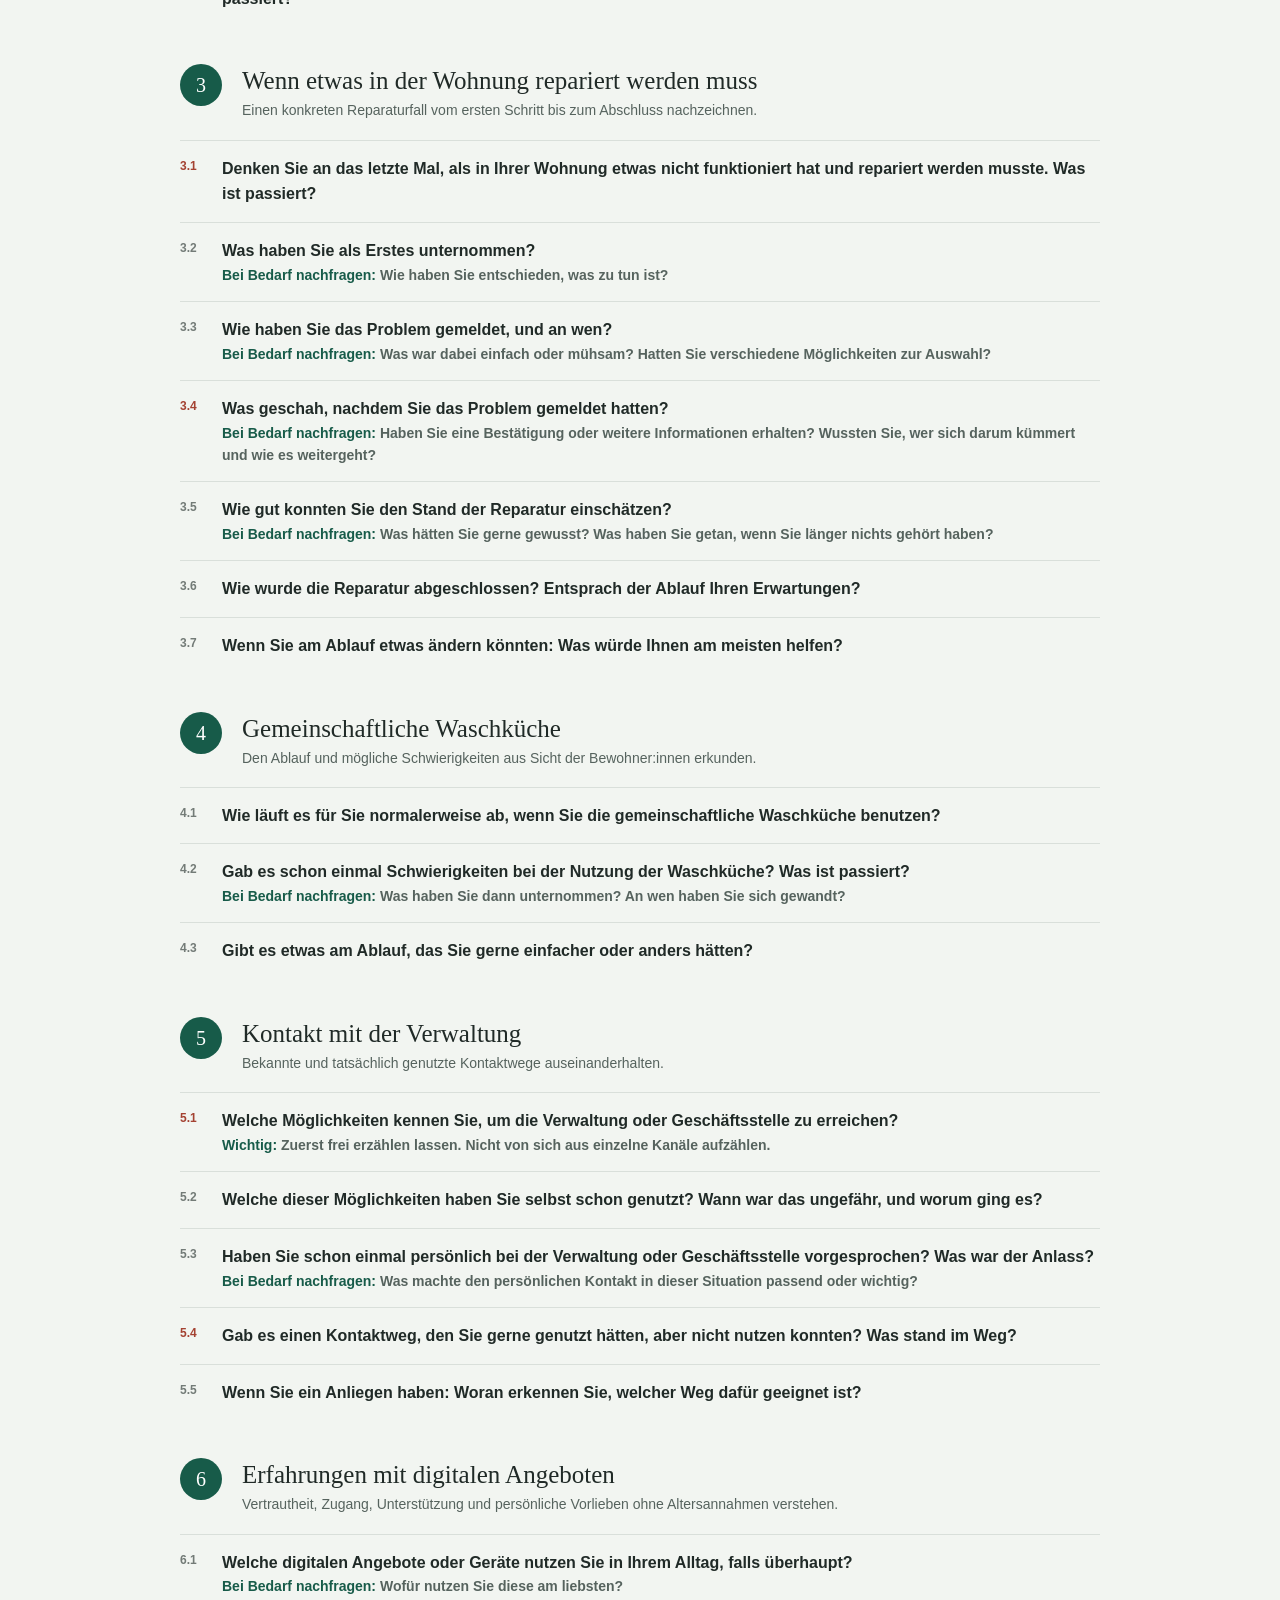
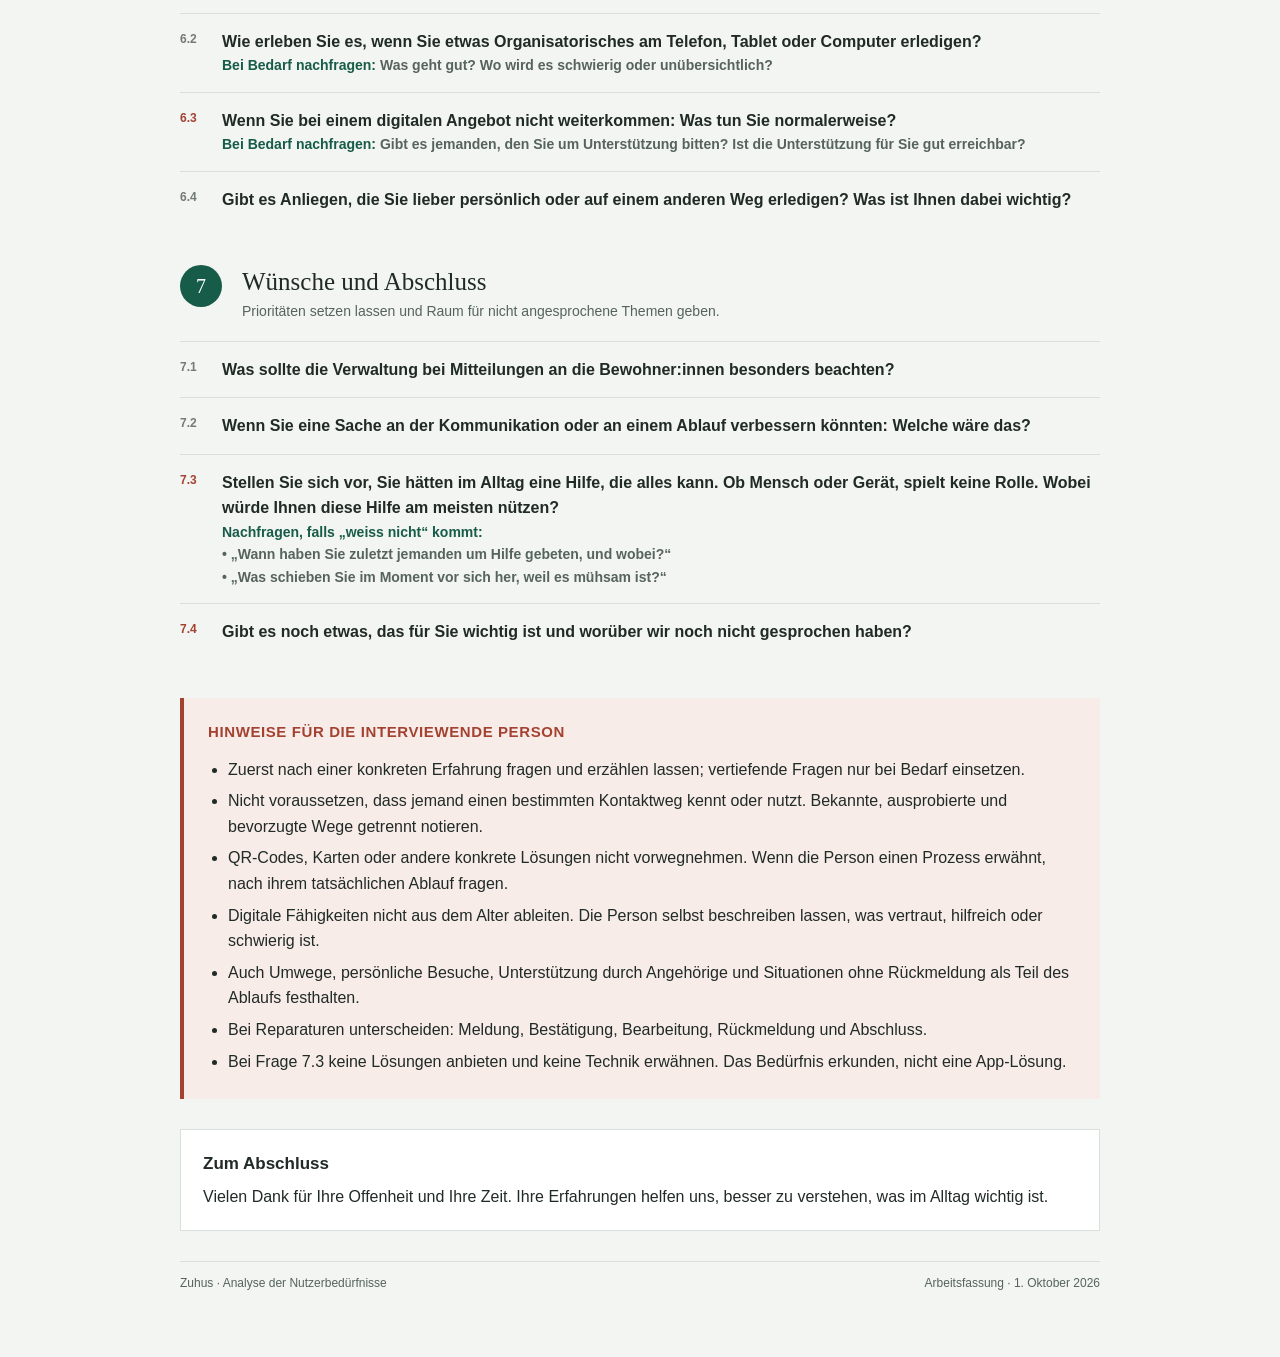
<file: docs/interview/index.html>
<!doctype html>
<html lang="de-CH">
<head>
	<meta charset="utf-8">
	<meta name="viewport" content="width=device-width, initial-scale=1">
	<meta name="description" content="Neutraler Leitfaden für Interviews mit Bewohnerinnen und Bewohnern ab 60 Jahren in Zürcher Wohnbaugenossenschaften.">
	<title>Fragenkatalog für Senioreninterviews | Zuhus</title>
	<style>
		:root {
			color-scheme: light;
			--ink: #202a27;
			--muted: #56635e;
			--line: #d9dfda;
			--paper: #fff;
			--canvas: #f2f5f1;
			--green: #175b49;
			--green-soft: #e8f1ec;
			--coral: #a44232;
			--coral-soft: #f8ece8;
			--gold: #795a17;
			--gold-soft: #f7f1df;
		}

		* { box-sizing: border-box; }

		body {
			margin: 0;
			background: var(--canvas);
			color: var(--ink);
			font: 16px/1.6 "Avenir Next", Avenir, "Segoe UI", sans-serif;
		}

		.page {
			width: min(100% - 40px, 920px);
			margin: 36px auto 64px;
		}

		.masthead {
			display: flex;
			align-items: center;
			justify-content: space-between;
			gap: 16px;
			padding-bottom: 14px;
			border-bottom: 1px solid var(--line);
			color: var(--muted);
			font-size: 12px;
			font-weight: 700;
			letter-spacing: .08em;
			text-transform: uppercase;
		}

		.masthead strong { color: var(--green); }

		h1, h2, h3, p { margin-top: 0; }

		h1 {
			max-width: 760px;
			margin: 28px 0 10px;
			font-family: Georgia, "Times New Roman", serif;
			font-size: clamp(34px, 6vw, 54px);
			font-weight: 500;
			line-height: 1.08;
		}

		.subtitle {
			max-width: 680px;
			margin-bottom: 24px;
			color: var(--muted);
			font-size: 18px;
		}

		.meta-row {
			display: flex;
			flex-wrap: wrap;
			gap: 8px 24px;
			margin-bottom: 30px;
			color: var(--muted);
			font-size: 13px;
		}

		.meta-row span::before {
			content: "";
			display: inline-block;
			width: 7px;
			height: 7px;
			margin: 0 8px 1px 0;
			border-radius: 50%;
			background: var(--coral);
		}

		.priority-legend {
			display: flex;
			flex-wrap: wrap;
			gap: 8px 20px;
			margin: -16px 0 24px;
			color: var(--muted);
			font-size: 13px;
		}

		.priority-legend span { display: inline-flex; align-items: center; gap: 7px; }

		.legend-dot {
			width: 9px;
			height: 9px;
			border-radius: 50%;
			background: var(--coral);
		}

		.legend-dot.nice-to-have { background: #737b77; }

		.opening, .interviewer-note {
			padding: 22px 24px;
			border-left: 4px solid var(--green);
			background: var(--paper);
		}

		.opening h2, .interviewer-note h2 {
			margin-bottom: 8px;
			color: var(--green);
			font-size: 15px;
			letter-spacing: .04em;
			text-transform: uppercase;
		}

		.opening p:last-child, .interviewer-note p:last-child { margin-bottom: 0; }

		.placeholder {
			margin-top: 14px;
			padding: 12px 14px;
			background: var(--gold-soft);
			color: #594514;
			font-size: 14px;
		}

		.section-heading {
			display: grid;
			grid-template-columns: 48px 1fr;
			align-items: start;
			gap: 14px;
			margin: 38px 0 18px;
		}

		.section-number {
			display: grid;
			width: 42px;
			aspect-ratio: 1;
			place-items: center;
			border-radius: 50%;
			background: var(--green);
			color: white;
			font-family: Georgia, "Times New Roman", serif;
			font-size: 20px;
		}

		.section-heading h2 {
			margin: 2px 0 3px;
			font-family: Georgia, "Times New Roman", serif;
			font-size: 25px;
			font-weight: 500;
			line-height: 1.2;
		}

		.section-heading p { margin: 0; color: var(--muted); font-size: 14px; }

		.question-list { margin: 0; padding: 0; list-style: none; }

		.question {
			display: grid;
			grid-template-columns: 32px minmax(0, 1fr);
			gap: 10px;
			padding: 15px 0;
			border-top: 1px solid var(--line);
			break-inside: avoid;
		}

		.question-number {
			padding-top: 1px;
			color: #737b77;
			font-size: 12px;
			font-weight: 800;
		}

		.question-number.priority { color: var(--coral); }

		.question p { margin: 0; font-weight: 600; }

		.probes {
			margin: 8px 0 0;
			color: var(--muted);
			font-size: 14px;
		}

		.probes strong { color: var(--green); }

		.interviewer-note {
			margin-top: 38px;
			border-left-color: var(--coral);
			background: var(--coral-soft);
		}

		.interviewer-note h2 { color: var(--coral); }

		.interviewer-note ul { margin: 10px 0 0; padding-left: 20px; }
		.interviewer-note li { padding: 3px 0; }

		.closing {
			margin-top: 30px;
			padding: 20px 22px;
			border: 1px solid var(--line);
			background: var(--paper);
		}

		.closing h2 { margin-bottom: 7px; font-size: 17px; }
		.closing p { margin-bottom: 0; }

		.footer {
			display: flex;
			justify-content: space-between;
			gap: 16px;
			margin-top: 30px;
			padding-top: 12px;
			border-top: 1px solid var(--line);
			color: var(--muted);
			font-size: 12px;
		}

		@media (max-width: 600px) {
			.page { width: min(100% - 28px, 920px); margin-top: 22px; }
			.opening, .interviewer-note { padding: 18px; }
			.section-heading { grid-template-columns: 40px 1fr; gap: 10px; }
			.section-number { width: 36px; }
			.section-heading h2 { font-size: 22px; }
			.footer { flex-direction: column; gap: 4px; }
		}

		@media print {
			@page { size: A4; margin: 17mm 16mm; }
			body { background: white; font-size: 11pt; }
			.page { width: auto; margin: 0; }
			h1 { font-size: 32pt; }
			.subtitle { font-size: 13pt; }
			.section-heading { margin-top: 25px; }
			.opening, .interviewer-note, .closing { break-inside: avoid; }
			.question { padding: 10px 0; }
			.footer { margin-top: 18px; }
		}
	</style>
</head>
<body>
	<main class="page">
		<div class="masthead">
			<strong>Zuhus</strong>
			<span>Gesprächsleitfaden · Nutzeranalyse</span>
		</div>

		<header>
			<h1>Fragenkatalog für Gespräche mit Bewohner:innen ab 60</h1>
			<p class="subtitle">Kommunikation und Alltag in Zürcher Wohnbaugenossenschaften</p>
			<div class="meta-row">
				<span>Halbstrukturiertes Interview</span>
				<span>Richtwert: 35–45 Minuten</span>
				<span>Offene, neutrale Fragen</span>
			</div>
			<div class="priority-legend" aria-label="Fragenpriorität">
				<span><i class="legend-dot" aria-hidden="true"></i>Priorisieren</span>
				<span><i class="legend-dot nice-to-have" aria-hidden="true"></i>Nice to have</span>
			</div>
		</header>

		<section class="opening" aria-label="Auswertungen">
			<h2>Auswertungen</h2>
			<p><a href="20261005_interviewauswertung-gisa-ehepaar-v1_ac.html">Interviewauswertung Ehepaar GISA, 4. Oktober 2026</a> — Doppelinterview, Auswertung getrennt nach Person, gegliedert nach diesem Fragenkatalog.</p>
		</section>

		<section class="opening" aria-labelledby="opening-title">
			<h2 id="opening-title">Einstieg und Erklärung</h2>
			<p>Vielen Dank, dass Sie sich Zeit für dieses Gespräch nehmen. Wir möchten besser verstehen, wie Informationen und Anliegen im Alltag zwischen Bewohner:innen und der Verwaltung ausgetauscht werden. Uns interessiert, was gut funktioniert und was manchmal schwierig ist. Ihre Erfahrungen helfen uns, Bedürfnisse besser zu verstehen und mögliche Verbesserungen zu erkennen.</p>
			<p>Es gibt keine richtigen oder falschen Antworten. Uns interessiert Ihre persönliche Erfahrung. Sie können eine Frage auslassen oder das Gespräch jederzeit beenden.</p>
			<p class="placeholder"><strong>Vor dem Gespräch ergänzen:</strong> kurz erklären, wie die Angaben verwendet und geschützt werden. Eine allfällige Tonaufnahme separat und ausdrücklich erfragen.</p>
		</section>

		<section aria-labelledby="section-1">
			<div class="section-heading">
				<span class="section-number">1</span>
				<div><h2 id="section-1">Ankommen und Wohnsituation</h2><p>Mit dem Alltag und der Genossenschaft vertraut werden.</p></div>
			</div>
			<ol class="question-list">
				<li class="question"><span class="question-number">1.1</span><div><p>Wie lange wohnen Sie schon in dieser Genossenschaft?</p></div></li>
				<li class="question"><span class="question-number">1.2</span><div><p>Was gefällt Ihnen am Leben hier besonders?</p></div></li>
				<li class="question"><span class="question-number priority">1.3</span><div><p>Wenn Sie ein Anliegen an Ihre Wohnbaugenossenschaft haben, das Ihre Wohnung oder das Zusammenleben betrifft: An wen wenden Sie sich?</p><p class="probes"><strong>Bei Bedarf nachfragen:</strong> Wie wissen Sie, an wen Sie sich wenden können? Können Sie von einem konkreten Anliegen erzählen?</p></div></li>
			</ol>
		</section>

		<section aria-labelledby="section-2">
			<div class="section-heading">
				<span class="section-number">2</span>
				<div><h2 id="section-2">Informationen aus der Genossenschaft</h2><p>Erfahren, welche Informationen ankommen und welche Bedeutung gedruckte Mitteilungen haben.</p></div>
			</div>
			<ol class="question-list">
				<li class="question"><span class="question-number priority">2.1</span><div><p>Wie erfahren Sie normalerweise, was in Ihrer Genossenschaft passiert?</p><p class="probes"><strong>Bei Bedarf nachfragen:</strong> Können Sie sich an eine Information erinnern, die Sie kürzlich erhalten haben?</p></div></li>
				<li class="question"><span class="question-number">2.2</span><div><p>Was machen Sie, wenn eine gedruckte Mitteilung bei Ihnen ankommt?</p><p class="probes"><strong>Bei Bedarf nachfragen:</strong> Lesen Sie sie gleich oder später? Bewahren Sie gewisse Mitteilungen auf? Gibt es etwas, das Sie daran besonders nützlich oder weniger nützlich finden?</p></div></li>
				<li class="question"><span class="question-number">2.3</span><div><p>Welche Bedeutung haben gedruckte Mitteilungen für Sie im Vergleich zu den anderen Wegen, auf denen Sie Informationen erhalten?</p><p class="probes"><strong>Bei Bedarf nachfragen:</strong> Gibt es Informationen, die Sie besonders gerne auf Papier erhalten?</p></div></li>
				<li class="question"><span class="question-number priority">2.4</span><div><p>Ist es schon vorgekommen, dass eine wichtige Information Sie nicht oder zu spät erreicht hat? Was ist damals passiert?</p></div></li>
			</ol>
		</section>

		<section aria-labelledby="section-3">
			<div class="section-heading">
				<span class="section-number">3</span>
				<div><h2 id="section-3">Wenn etwas in der Wohnung repariert werden muss</h2><p>Einen konkreten Reparaturfall vom ersten Schritt bis zum Abschluss nachzeichnen.</p></div>
			</div>
			<ol class="question-list">
				<li class="question"><span class="question-number priority">3.1</span><div><p>Denken Sie an das letzte Mal, als in Ihrer Wohnung etwas nicht funktioniert hat und repariert werden musste. Was ist passiert?</p></div></li>
				<li class="question"><span class="question-number">3.2</span><div><p>Was haben Sie als Erstes unternommen?</p><p class="probes"><strong>Bei Bedarf nachfragen:</strong> Wie haben Sie entschieden, was zu tun ist?</p></div></li>
				<li class="question"><span class="question-number">3.3</span><div><p>Wie haben Sie das Problem gemeldet, und an wen?</p><p class="probes"><strong>Bei Bedarf nachfragen:</strong> Was war dabei einfach oder mühsam? Hatten Sie verschiedene Möglichkeiten zur Auswahl?</p></div></li>
				<li class="question"><span class="question-number priority">3.4</span><div><p>Was geschah, nachdem Sie das Problem gemeldet hatten?</p><p class="probes"><strong>Bei Bedarf nachfragen:</strong> Haben Sie eine Bestätigung oder weitere Informationen erhalten? Wussten Sie, wer sich darum kümmert und wie es weitergeht?</p></div></li>
				<li class="question"><span class="question-number">3.5</span><div><p>Wie gut konnten Sie den Stand der Reparatur einschätzen?</p><p class="probes"><strong>Bei Bedarf nachfragen:</strong> Was hätten Sie gerne gewusst? Was haben Sie getan, wenn Sie länger nichts gehört haben?</p></div></li>
				<li class="question"><span class="question-number">3.6</span><div><p>Wie wurde die Reparatur abgeschlossen? Entsprach der Ablauf Ihren Erwartungen?</p></div></li>
				<li class="question"><span class="question-number">3.7</span><div><p>Wenn Sie am Ablauf etwas ändern könnten: Was würde Ihnen am meisten helfen?</p></div></li>
			</ol>
		</section>

		<section aria-labelledby="section-4">
			<div class="section-heading">
				<span class="section-number">4</span>
				<div><h2 id="section-4">Gemeinschaftliche Waschküche</h2><p>Den Ablauf und mögliche Schwierigkeiten aus Sicht der Bewohner:innen erkunden.</p></div>
			</div>
			<ol class="question-list">
				<li class="question"><span class="question-number">4.1</span><div><p>Wie läuft es für Sie normalerweise ab, wenn Sie die gemeinschaftliche Waschküche benutzen?</p></div></li>
				<li class="question"><span class="question-number">4.2</span><div><p>Gab es schon einmal Schwierigkeiten bei der Nutzung der Waschküche? Was ist passiert?</p><p class="probes"><strong>Bei Bedarf nachfragen:</strong> Was haben Sie dann unternommen? An wen haben Sie sich gewandt?</p></div></li>
				<li class="question"><span class="question-number">4.3</span><div><p>Gibt es etwas am Ablauf, das Sie gerne einfacher oder anders hätten?</p></div></li>
			</ol>
		</section>

		<section aria-labelledby="section-5">
			<div class="section-heading">
				<span class="section-number">5</span>
				<div><h2 id="section-5">Kontakt mit der Verwaltung</h2><p>Bekannte und tatsächlich genutzte Kontaktwege auseinanderhalten.</p></div>
			</div>
			<ol class="question-list">
				<li class="question"><span class="question-number priority">5.1</span><div><p>Welche Möglichkeiten kennen Sie, um die Verwaltung oder Geschäftsstelle zu erreichen?</p><p class="probes"><strong>Wichtig:</strong> Zuerst frei erzählen lassen. Nicht von sich aus einzelne Kanäle aufzählen.</p></div></li>
				<li class="question"><span class="question-number">5.2</span><div><p>Welche dieser Möglichkeiten haben Sie selbst schon genutzt? Wann war das ungefähr, und worum ging es?</p></div></li>
				<li class="question"><span class="question-number">5.3</span><div><p>Haben Sie schon einmal persönlich bei der Verwaltung oder Geschäftsstelle vorgesprochen? Was war der Anlass?</p><p class="probes"><strong>Bei Bedarf nachfragen:</strong> Was machte den persönlichen Kontakt in dieser Situation passend oder wichtig?</p></div></li>
				<li class="question"><span class="question-number priority">5.4</span><div><p>Gab es einen Kontaktweg, den Sie gerne genutzt hätten, aber nicht nutzen konnten? Was stand im Weg?</p></div></li>
				<li class="question"><span class="question-number">5.5</span><div><p>Wenn Sie ein Anliegen haben: Woran erkennen Sie, welcher Weg dafür geeignet ist?</p></div></li>
			</ol>
		</section>

		<section aria-labelledby="section-6">
			<div class="section-heading">
				<span class="section-number">6</span>
				<div><h2 id="section-6">Erfahrungen mit digitalen Angeboten</h2><p>Vertrautheit, Zugang, Unterstützung und persönliche Vorlieben ohne Altersannahmen verstehen.</p></div>
			</div>
			<ol class="question-list">
				<li class="question"><span class="question-number">6.1</span><div><p>Welche digitalen Angebote oder Geräte nutzen Sie in Ihrem Alltag, falls überhaupt?</p><p class="probes"><strong>Bei Bedarf nachfragen:</strong> Wofür nutzen Sie diese am liebsten?</p></div></li>
				<li class="question"><span class="question-number">6.2</span><div><p>Wie erleben Sie es, wenn Sie etwas Organisatorisches am Telefon, Tablet oder Computer erledigen?</p><p class="probes"><strong>Bei Bedarf nachfragen:</strong> Was geht gut? Wo wird es schwierig oder unübersichtlich?</p></div></li>
				<li class="question"><span class="question-number priority">6.3</span><div><p>Wenn Sie bei einem digitalen Angebot nicht weiterkommen: Was tun Sie normalerweise?</p><p class="probes"><strong>Bei Bedarf nachfragen:</strong> Gibt es jemanden, den Sie um Unterstützung bitten? Ist die Unterstützung für Sie gut erreichbar?</p></div></li>
				<li class="question"><span class="question-number">6.4</span><div><p>Gibt es Anliegen, die Sie lieber persönlich oder auf einem anderen Weg erledigen? Was ist Ihnen dabei wichtig?</p></div></li>
			</ol>
		</section>

		<section aria-labelledby="section-7">
			<div class="section-heading">
				<span class="section-number">7</span>
				<div><h2 id="section-7">Wünsche und Abschluss</h2><p>Prioritäten setzen lassen und Raum für nicht angesprochene Themen geben.</p></div>
			</div>
			<ol class="question-list">
				<li class="question"><span class="question-number">7.1</span><div><p>Was sollte die Verwaltung bei Mitteilungen an die Bewohner:innen besonders beachten?</p></div></li>
				<li class="question"><span class="question-number">7.2</span><div><p>Wenn Sie eine Sache an der Kommunikation oder an einem Ablauf verbessern könnten: Welche wäre das?</p></div></li>
				<li class="question"><span class="question-number priority">7.3</span><div><p>Stellen Sie sich vor, Sie hätten im Alltag eine Hilfe, die alles kann. Ob Mensch oder Gerät, spielt keine Rolle. Wobei würde Ihnen diese Hilfe am meisten nützen?</p><p class="probes"><strong>Nachfragen, falls „weiss nicht“ kommt:</strong><br>• „Wann haben Sie zuletzt jemanden um Hilfe gebeten, und wobei?“<br>• „Was schieben Sie im Moment vor sich her, weil es mühsam ist?“</p></div></li>
				<li class="question"><span class="question-number priority">7.4</span><div><p>Gibt es noch etwas, das für Sie wichtig ist und worüber wir noch nicht gesprochen haben?</p></div></li>
			</ol>
		</section>

		<aside class="interviewer-note" aria-labelledby="note-title">
			<h2 id="note-title">Hinweise für die interviewende Person</h2>
			<ul>
				<li>Zuerst nach einer konkreten Erfahrung fragen und erzählen lassen; vertiefende Fragen nur bei Bedarf einsetzen.</li>
				<li>Nicht voraussetzen, dass jemand einen bestimmten Kontaktweg kennt oder nutzt. Bekannte, ausprobierte und bevorzugte Wege getrennt notieren.</li>
				<li>QR-Codes, Karten oder andere konkrete Lösungen nicht vorwegnehmen. Wenn die Person einen Prozess erwähnt, nach ihrem tatsächlichen Ablauf fragen.</li>
				<li>Digitale Fähigkeiten nicht aus dem Alter ableiten. Die Person selbst beschreiben lassen, was vertraut, hilfreich oder schwierig ist.</li>
				<li>Auch Umwege, persönliche Besuche, Unterstützung durch Angehörige und Situationen ohne Rückmeldung als Teil des Ablaufs festhalten.</li>
				<li>Bei Reparaturen unterscheiden: Meldung, Bestätigung, Bearbeitung, Rückmeldung und Abschluss.</li>
				<li>Bei Frage 7.3 keine Lösungen anbieten und keine Technik erwähnen. Das Bedürfnis erkunden, nicht eine App-Lösung.</li>
			</ul>
		</aside>

		<section class="closing" aria-labelledby="closing-title">
			<h2 id="closing-title">Zum Abschluss</h2>
			<p>Vielen Dank für Ihre Offenheit und Ihre Zeit. Ihre Erfahrungen helfen uns, besser zu verstehen, was im Alltag wichtig ist.</p>
		</section>

		<footer class="footer">
			<span>Zuhus · Analyse der Nutzerbedürfnisse</span>
			<span>Arbeitsfassung · 1. Oktober 2026</span>
		</footer>
	</main>
</body>
</html>
</file>
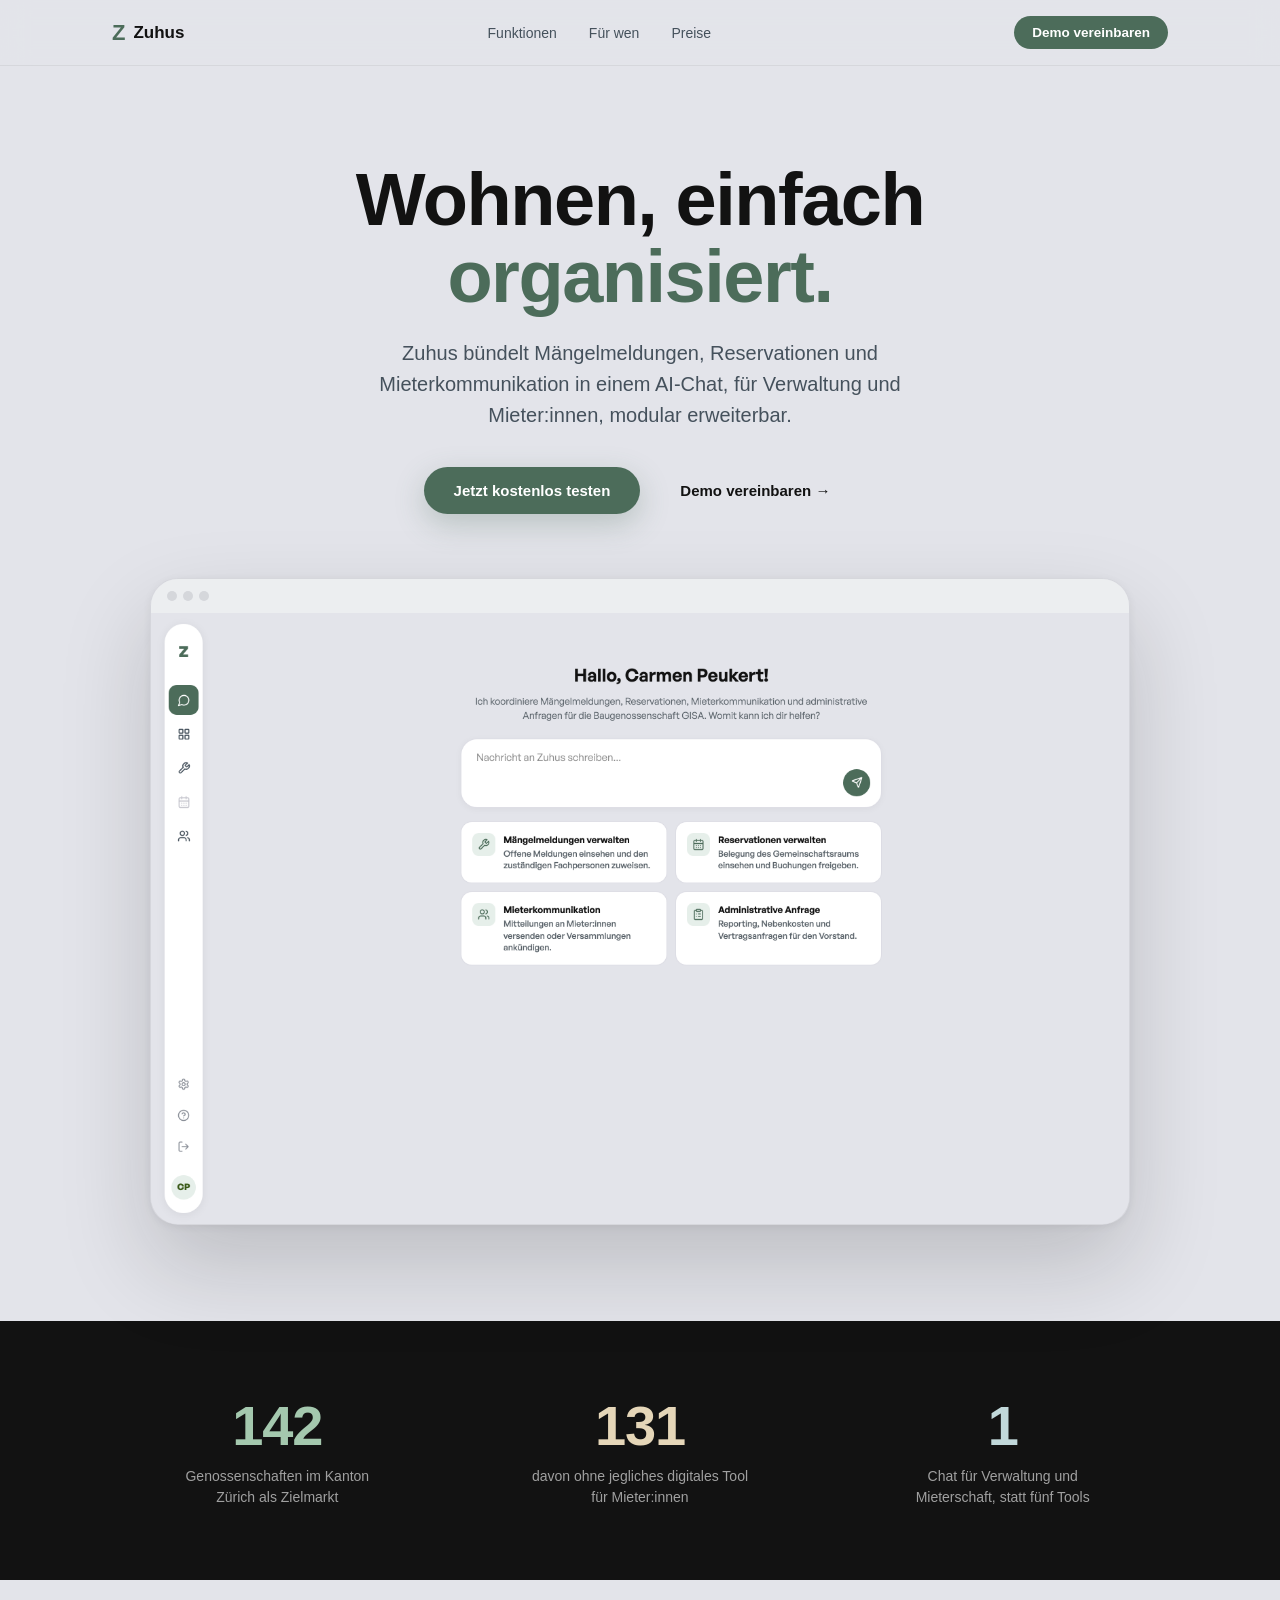
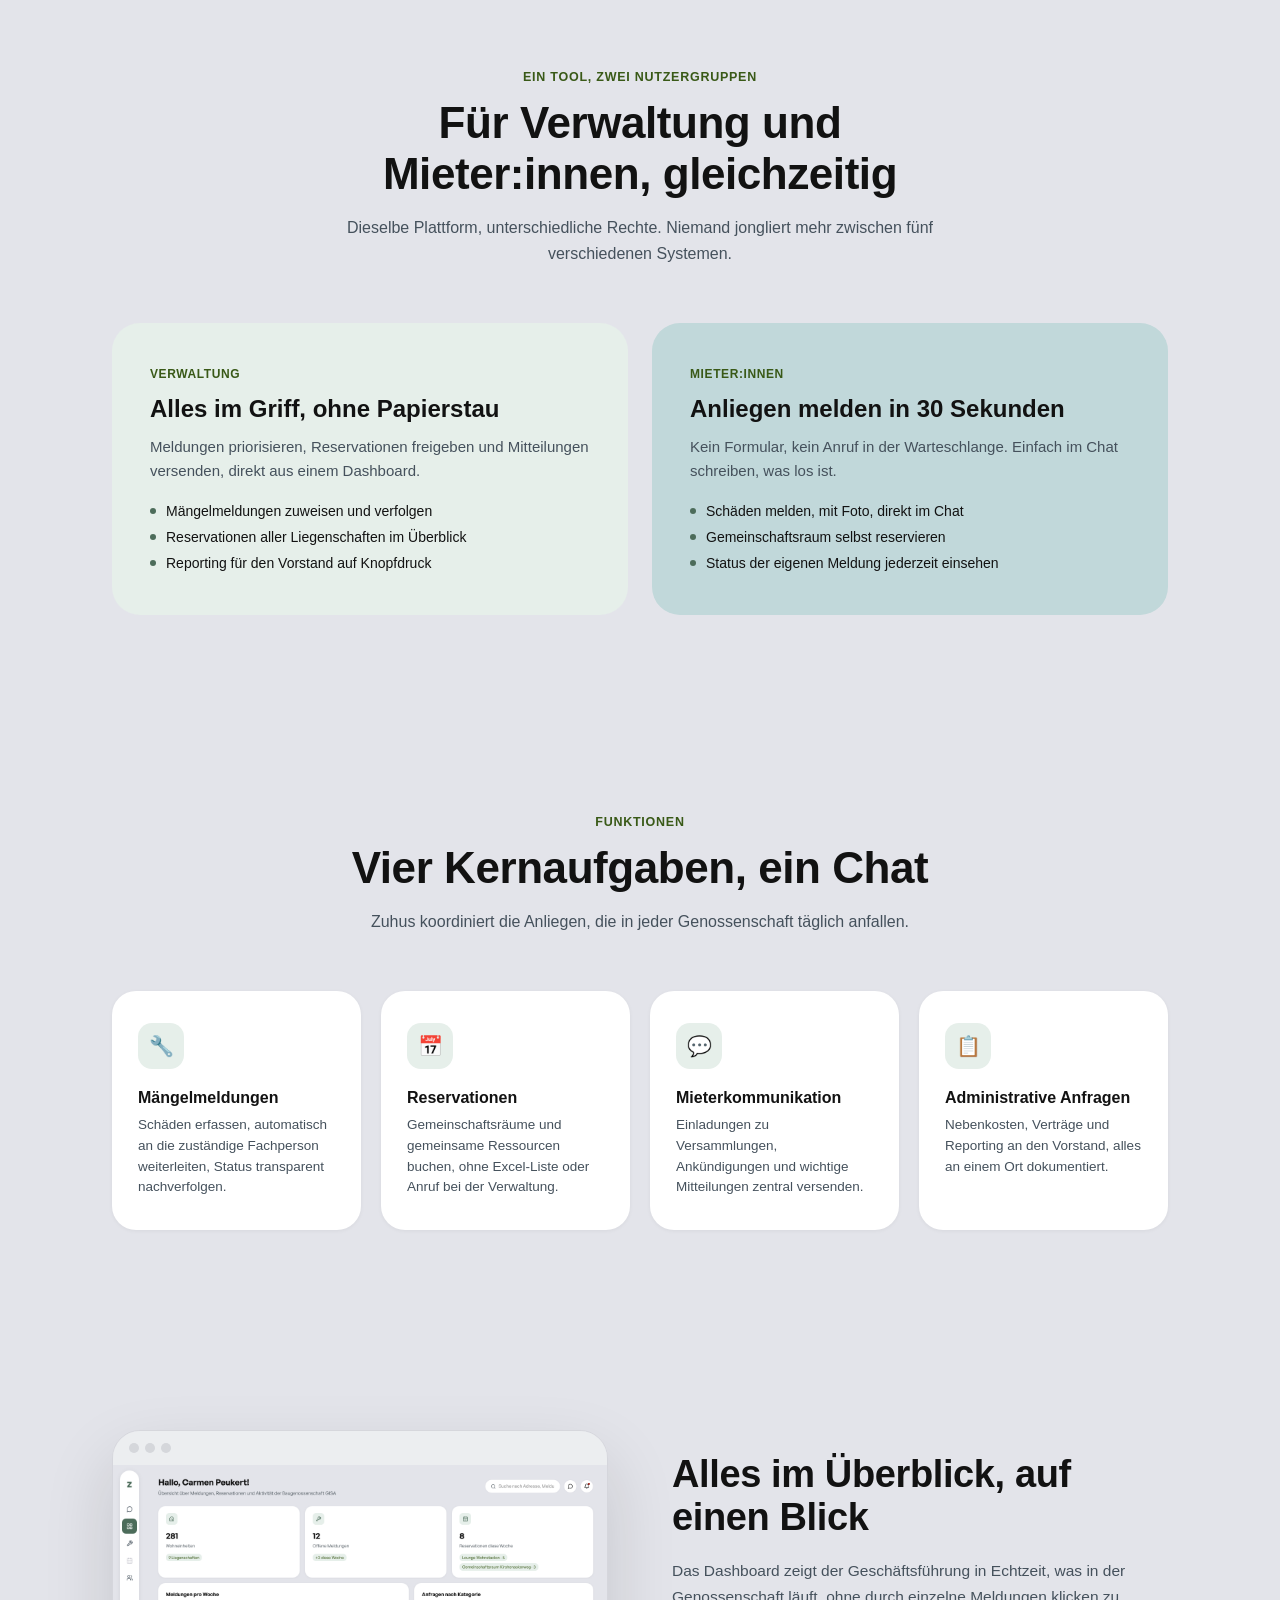
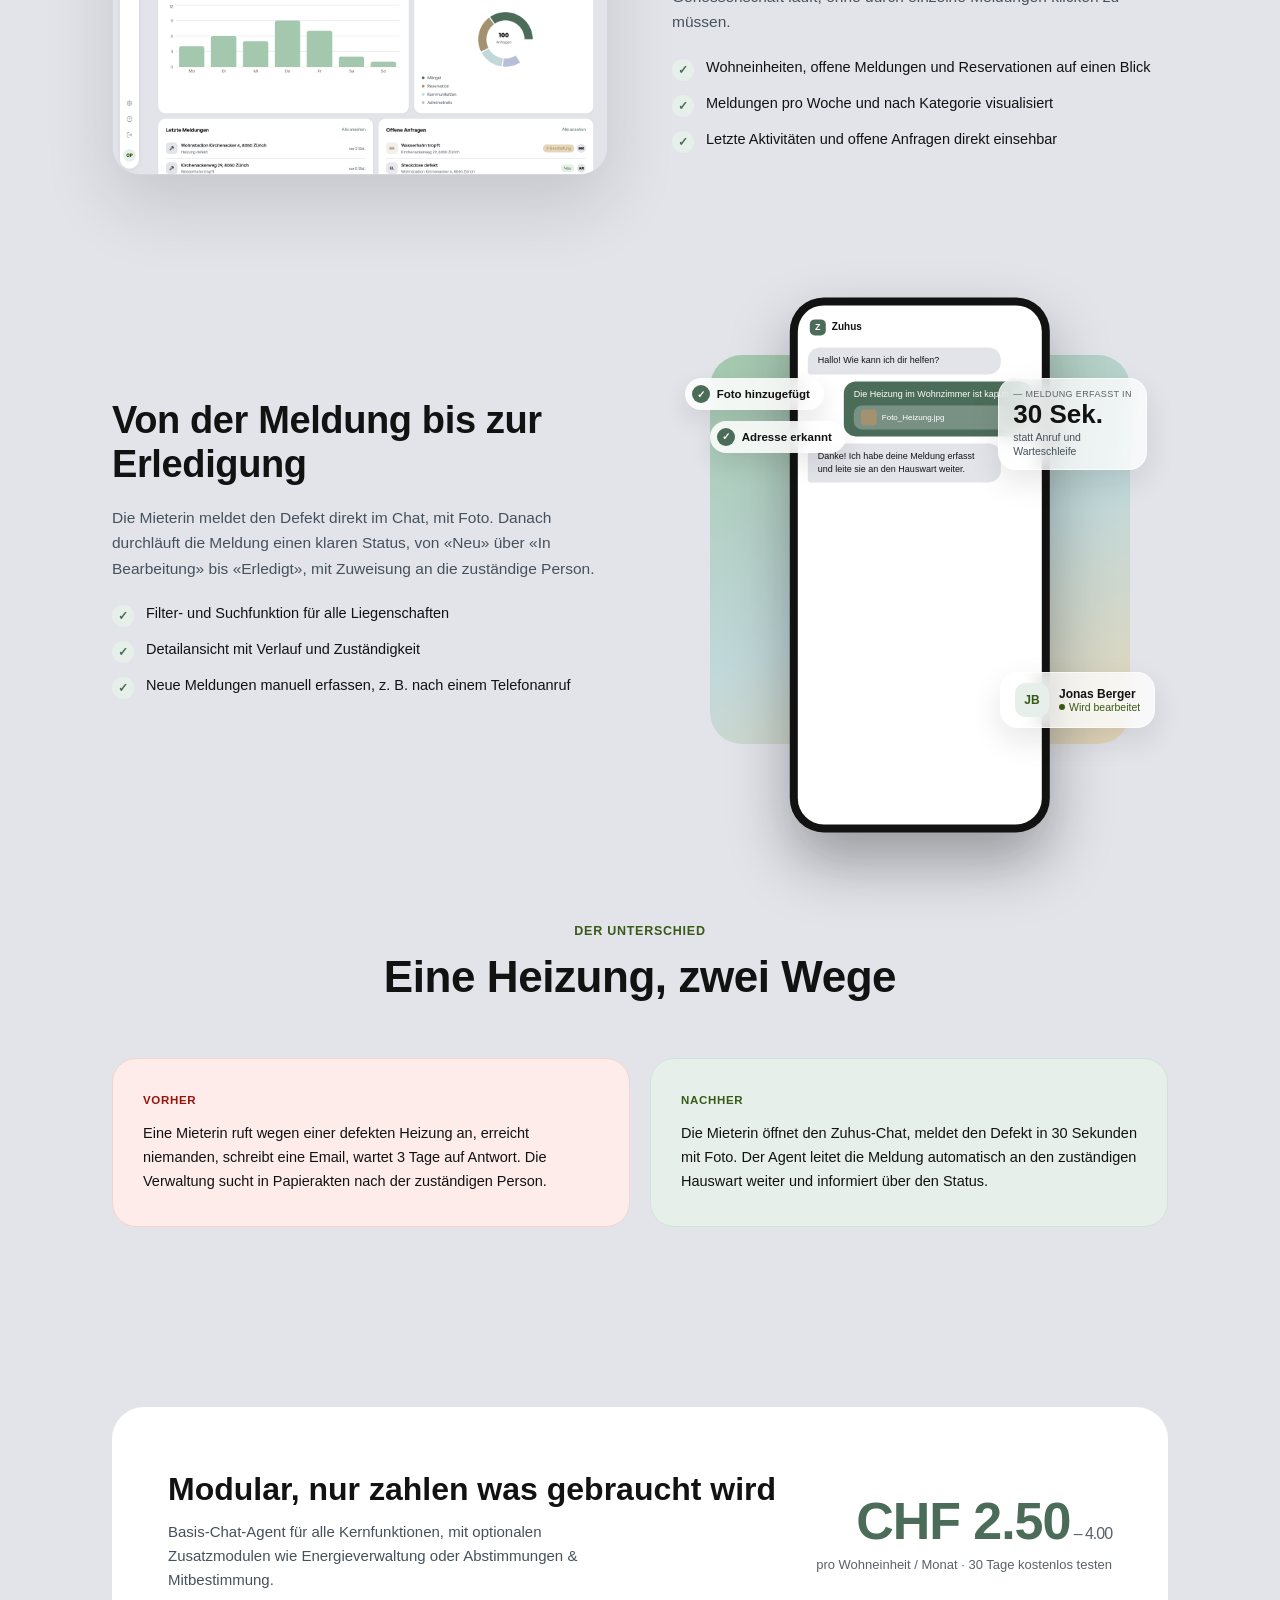
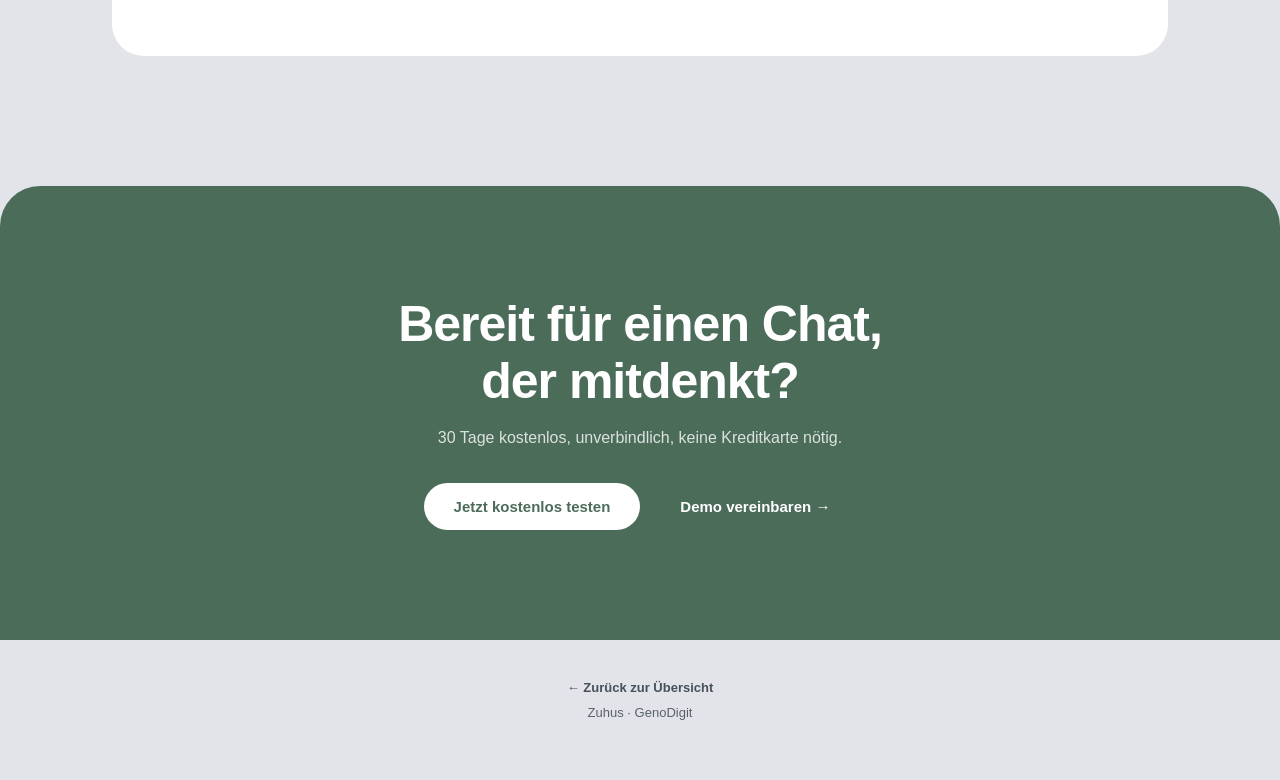
<file: docs/webpage/index.html>
<!DOCTYPE html>
<html lang="de">
<head>
<meta charset="UTF-8">
<meta name="viewport" content="width=device-width, initial-scale=1.0">
<title>Zuhus — Wohnen, einfach organisiert.</title>
<meta name="description" content="Zuhus bündelt Mängelmeldungen, Reservationen und Mieterkommunikation in einem AI-Chat, für Verwaltung und Mieter:innen, modular erweiterbar.">
<link rel="preconnect" href="https://api.fontshare.com">
<style>
  @import url('https://api.fontshare.com/v2/css?f[]=general-sans@400,500,600,700&display=swap');

  :root {
    --green: #4c6c5a;
    --army: #395917;
    --soft-green: #a4c8ae;
    --soft-green-00: #e6efea;
    --beige: #a39170;
    --beige-200: #e5d6b8;
    --tosca: #c1d8da;
    --purple-300: #595d75;
    --purple-200: #b8bed5;
    --purple-100: #e3e4ea;
    --red: #98140b;
    --black: #121212;
    --grey-300: #45515c;
    --grey-200: #596269;
    --white: #ffffff;
    --bg: #e3e4ea;
  }

  * { box-sizing: border-box; margin: 0; padding: 0; }
  html { scroll-behavior: smooth; }
  body {
    font-family: 'General Sans', -apple-system, BlinkMacSystemFont, 'Segoe UI', sans-serif;
    background: var(--bg);
    color: var(--black);
    -webkit-font-smoothing: antialiased;
    overflow-x: hidden;
  }
  a { color: inherit; }
  img { max-width: 100%; display: block; }
  .wrap { max-width: 1120px; margin: 0 auto; padding: 0 32px; }

  /* Reveal on scroll */
  .reveal { opacity: 0; transform: translateY(28px); transition: opacity 0.8s ease, transform 0.8s ease; }
  .reveal.in { opacity: 1; transform: translateY(0); }

  /* Nav */
  nav {
    position: sticky; top: 0; z-index: 50;
    background: rgba(227,228,234,0.75); backdrop-filter: blur(14px); -webkit-backdrop-filter: blur(14px);
    border-bottom: 1px solid rgba(0,0,0,0.06);
  }
  nav .inner { max-width: 1120px; margin: 0 auto; padding: 16px 32px; display: flex; align-items: center; justify-content: space-between; }
  nav .brand { display: flex; align-items: center; gap: 8px; font-weight: 700; font-size: 17px; text-decoration: none; }
  nav .brand .mark { color: var(--green); font-size: 22px; font-weight: 700; }
  nav .links { display: flex; align-items: center; gap: 32px; font-size: 14px; font-weight: 500; color: var(--grey-300); }
  nav .links a { text-decoration: none; }
  nav .links a:hover { color: var(--black); }
  nav .cta { background: var(--green); color: white; padding: 9px 18px; border-radius: 20px; font-size: 13.5px; font-weight: 600; text-decoration: none; white-space: nowrap; }
  .back { display: none; }
  @media (max-width: 760px) { nav .links { display: none; } }

  /* Hero */
  .hero { padding: 96px 0 40px; text-align: center; }
  .hero .eyebrow { display: inline-block; font-size: 12.5px; font-weight: 700; letter-spacing: 0.06em; text-transform: uppercase; color: var(--army); background: var(--soft-green-00); padding: 6px 14px; border-radius: 20px; margin-bottom: 26px; }
  .hero h1 { font-size: clamp(38px, 6.4vw, 74px); font-weight: 700; line-height: 1.04; letter-spacing: -0.02em; margin-bottom: 22px; }
  .hero h1 .accent { color: var(--green); }
  .hero p.sub { font-size: clamp(16px, 2vw, 20px); color: var(--grey-300); max-width: 620px; margin: 0 auto 36px; line-height: 1.55; }
  .hero .ctas { display: flex; gap: 14px; justify-content: center; flex-wrap: wrap; margin-bottom: 64px; }
  .btn-primary { background: var(--green); color: white; padding: 15px 30px; border-radius: 30px; font-size: 15px; font-weight: 600; text-decoration: none; box-shadow: 0 10px 30px rgba(76,108,90,0.28); transition: transform 0.15s; }
  .btn-primary:hover { transform: translateY(-2px); }
  .btn-secondary { padding: 15px 26px; border-radius: 30px; font-size: 15px; font-weight: 600; text-decoration: none; color: var(--black); display: flex; align-items: center; gap: 6px; }
  .btn-secondary:hover { color: var(--green); }

  /* Product frame */
  .frame { position: relative; max-width: 980px; margin: 0 auto; border-radius: 28px; overflow: hidden; box-shadow: 0 40px 90px rgba(18,18,18,0.18), 0 2px 8px rgba(18,18,18,0.06); border: 1px solid rgba(0,0,0,0.06); }
  .frame img { width: 100%; display: block; }
  .frame-bar { background: #eceef0; padding: 12px 16px; display: flex; gap: 6px; }
  .frame-bar span { width: 10px; height: 10px; border-radius: 50%; background: #d5d7db; }

  /* Stat band */
  .statband { background: var(--black); color: white; padding: 72px 0; margin-top: 56px; }
  .statband .grid { display: grid; grid-template-columns: repeat(3, 1fr); gap: 32px; text-align: center; }
  .statband .num { font-size: clamp(34px, 5vw, 56px); font-weight: 700; letter-spacing: -0.02em; margin-bottom: 8px; }
  .statband .num.green { color: var(--soft-green); }
  .statband .num.beige { color: var(--beige-200); }
  .statband .num.tosca { color: var(--tosca); }
  .statband .lbl { font-size: 14px; color: rgba(255,255,255,0.6); line-height: 1.5; max-width: 220px; margin: 0 auto; }
  @media (max-width: 760px) { .statband .grid { grid-template-columns: 1fr; gap: 44px; } }

  /* Section headers */
  .section { padding: 110px 0; }
  .section.tight { padding: 90px 0; }
  .section-head { text-align: center; max-width: 640px; margin: 0 auto 56px; }
  .section-head .eyebrow { font-size: 12.5px; font-weight: 700; letter-spacing: 0.06em; text-transform: uppercase; color: var(--army); margin-bottom: 14px; display: block; }
  .section-head h2 { font-size: clamp(28px, 4vw, 44px); font-weight: 700; letter-spacing: -0.01em; line-height: 1.15; margin-bottom: 16px; }
  .section-head p { font-size: 16px; color: var(--grey-300); line-height: 1.6; }

  /* Two-audience split */
  .split { display: grid; grid-template-columns: 1fr 1fr; gap: 24px; }
  .split .card { border-radius: 28px; padding: 44px 38px; }
  .split .card.a { background: var(--soft-green-00); }
  .split .card.b { background: var(--tosca); }
  .split .card .tag { font-size: 12px; font-weight: 700; text-transform: uppercase; letter-spacing: 0.05em; color: var(--army); margin-bottom: 14px; display: block; }
  .split .card h3 { font-size: 24px; font-weight: 700; margin-bottom: 12px; }
  .split .card p { font-size: 15px; color: var(--grey-300); line-height: 1.6; margin-bottom: 20px; }
  .split .card ul { list-style: none; display: flex; flex-direction: column; gap: 10px; }
  .split .card li { font-size: 14px; color: var(--black); display: flex; align-items: center; gap: 10px; }
  .split .card li::before { content: ""; width: 6px; height: 6px; border-radius: 50%; background: var(--green); flex-shrink: 0; }
  @media (max-width: 760px) { .split { grid-template-columns: 1fr; } }

  /* Feature grid */
  .features { display: grid; grid-template-columns: repeat(4, 1fr); gap: 20px; }
  .features .f { background: white; border-radius: 24px; padding: 32px 26px; box-shadow: 0 1px 4px rgba(0,0,0,0.05); }
  .features .f .icon { width: 46px; height: 46px; border-radius: 14px; background: var(--soft-green-00); color: var(--green); display: flex; align-items: center; justify-content: center; margin-bottom: 20px; font-size: 20px; }
  .features .f h3 { font-size: 16px; font-weight: 600; margin-bottom: 8px; }
  .features .f p { font-size: 13.5px; color: var(--grey-300); line-height: 1.55; }
  @media (max-width: 900px) { .features { grid-template-columns: 1fr 1fr; } }
  @media (max-width: 560px) { .features { grid-template-columns: 1fr; } }

  /* Showcase (image + text) */
  .showcase { display: grid; grid-template-columns: 1fr 1fr; gap: 64px; align-items: center; }
  .showcase.reverse .img-col { order: 2; }
  .showcase.reverse .text-col { order: 1; }
  .showcase h2 { font-size: clamp(26px, 3.6vw, 38px); font-weight: 700; letter-spacing: -0.01em; margin-bottom: 18px; line-height: 1.15; }
  .showcase p { font-size: 15.5px; color: var(--grey-300); line-height: 1.65; margin-bottom: 24px; }
  .showcase ul { list-style: none; display: flex; flex-direction: column; gap: 14px; }
  .showcase li { display: flex; gap: 12px; font-size: 14.5px; align-items: flex-start; }
  .showcase li .dot { width: 22px; height: 22px; border-radius: 50%; background: var(--soft-green-00); color: var(--green); flex-shrink: 0; display: flex; align-items: center; justify-content: center; font-size: 12px; font-weight: 700; }
  .showcase .frame { box-shadow: 0 30px 70px rgba(18,18,18,0.14); }

  /* Tenant mobile mockup (bento / glassmorphism style) */
  .tenant-mockup {
    position: relative; max-width: 420px; margin: 0 auto;
    aspect-ratio: 4 / 3.7;
    border-radius: 32px;
    background: linear-gradient(155deg, var(--soft-green) 0%, var(--tosca) 55%, var(--beige-200) 100%);
    overflow: visible;
  }
  .tenant-mockup .phone {
    position: absolute; left: 50%; top: 54%; transform: translate(-50%, -50%);
    width: 62%; aspect-ratio: 9 / 18.5;
    background: var(--black); border-radius: 34px; padding: 8px;
    box-shadow: 0 30px 60px rgba(18,18,18,0.35);
  }
  .tenant-mockup .phone-screen {
    width: 100%; height: 100%; background: var(--white); border-radius: 26px;
    display: flex; flex-direction: column; overflow: hidden; padding: 14px 10px;
  }
  .tenant-mockup .phone-head { display: flex; align-items: center; gap: 6px; margin-bottom: 12px; padding: 0 2px; }
  .tenant-mockup .phone-head .z { width: 16px; height: 16px; border-radius: 5px; background: var(--green); color: white; font-size: 9px; font-weight: 700; display: flex; align-items: center; justify-content: center; }
  .tenant-mockup .phone-head span { font-size: 10px; font-weight: 600; color: var(--black); }
  .tenant-mockup .bubble { border-radius: 12px; padding: 7px 10px; font-size: 9px; line-height: 1.4; margin-bottom: 7px; max-width: 86%; }
  .tenant-mockup .bubble.bot { background: var(--purple-100); color: var(--black); border-radius: 12px 12px 12px 3px; }
  .tenant-mockup .bubble.user { background: var(--green); color: white; border-radius: 12px 12px 3px 12px; margin-left: auto; }
  .tenant-mockup .photo-chip { display: flex; align-items: center; gap: 5px; background: rgba(255,255,255,0.25); border-radius: 8px; padding: 4px 7px; margin-top: 5px; font-size: 8px; }
  .tenant-mockup .photo-chip .thumb { width: 16px; height: 16px; border-radius: 4px; background: var(--beige); flex-shrink: 0; }

  .float-card {
    position: absolute; background: rgba(255,255,255,0.75); backdrop-filter: blur(10px); -webkit-backdrop-filter: blur(10px);
    border-radius: 18px; border: 1px solid rgba(255,255,255,0.6); box-shadow: 0 12px 30px rgba(18,18,18,0.1);
    padding: 10px 14px;
  }
  .float-pill {
    position: absolute; display: flex; align-items: center; gap: 7px;
    background: rgba(255,255,255,0.85); backdrop-filter: blur(10px); -webkit-backdrop-filter: blur(10px);
    border-radius: 30px; box-shadow: 0 10px 24px rgba(18,18,18,0.1);
    padding: 7px 14px 7px 7px; font-size: 11.5px; font-weight: 600; color: var(--black); white-space: nowrap;
  }
  .float-pill .check { width: 18px; height: 18px; border-radius: 50%; background: var(--green); color: white; display: flex; align-items: center; justify-content: center; font-size: 10px; flex-shrink: 0; }
  .tag-1 { top: 6%; left: -6%; }
  .tag-2 { top: 17%; left: 0%; }
  .stat-card { top: 6%; right: -4%; text-align: left; }
  .stat-card .eyebrow-mini { font-size: 9px; color: var(--grey-200); letter-spacing: 0.04em; text-transform: uppercase; margin-bottom: 2px; }
  .stat-card .big { font-size: 26px; font-weight: 700; color: var(--black); line-height: 1; margin-bottom: 4px; }
  .stat-card .cap { font-size: 10.5px; color: var(--grey-300); line-height: 1.3; max-width: 100px; }
  .info-card { bottom: 4%; right: -6%; display: flex; align-items: center; gap: 10px; }
  .info-card .avatar { width: 34px; height: 34px; border-radius: 10px; background: var(--soft-green-00); color: var(--army); display: flex; align-items: center; justify-content: center; font-size: 12px; font-weight: 700; flex-shrink: 0; }
  .info-card .name { font-size: 12px; font-weight: 600; color: var(--black); }
  .info-card .status { font-size: 10.5px; color: var(--army); display: flex; align-items: center; gap: 4px; }
  .info-card .status::before { content: ""; width: 6px; height: 6px; border-radius: 50%; background: var(--army); }
  @media (max-width: 520px) {
    .tag-1 { left: 2%; } .tag-2 { left: 8%; } .stat-card { right: 2%; } .info-card { right: 2%; }
  }
  @media (max-width: 860px) {
    .showcase { grid-template-columns: 1fr; gap: 36px; }
    .showcase.reverse .img-col, .showcase.reverse .text-col { order: unset; }
  }

  /* Transform */
  .transform { display: grid; grid-template-columns: 1fr 1fr; gap: 20px; }
  .transform .box { border-radius: 24px; padding: 32px 30px; font-size: 14.5px; line-height: 1.65; }
  .transform .before { background: #fdecea; border: 1px solid #f6d3cf; }
  .transform .after { background: var(--soft-green-00); border: 1px solid #cfe4d6; }
  .transform .lbl { display: block; font-size: 11.5px; font-weight: 700; text-transform: uppercase; letter-spacing: 0.06em; margin-bottom: 12px; }
  .transform .before .lbl { color: var(--red); }
  .transform .after .lbl { color: var(--army); }
  @media (max-width: 760px) { .transform { grid-template-columns: 1fr; } }

  /* Pricing */
  .pricing-band { background: white; border-radius: 32px; padding: 64px 56px; display: flex; align-items: center; justify-content: space-between; gap: 40px; flex-wrap: wrap; }
  .pricing-band .left h2 { font-size: clamp(24px, 3.2vw, 32px); font-weight: 700; margin-bottom: 12px; }
  .pricing-band .left p { font-size: 15px; color: var(--grey-300); max-width: 420px; line-height: 1.6; }
  .pricing-band .right { text-align: right; }
  .pricing-band .price { font-size: clamp(36px, 5vw, 52px); font-weight: 700; color: var(--green); letter-spacing: -0.02em; }
  .pricing-band .price span { font-size: 16px; font-weight: 500; color: var(--grey-200); }
  .pricing-band .note { font-size: 13px; color: var(--grey-200); margin-top: 6px; }
  @media (max-width: 700px) { .pricing-band { padding: 40px 28px; } .pricing-band .right { text-align: left; } }

  /* Final CTA */
  .final { background: var(--green); color: white; padding: 110px 0; text-align: center; border-radius: 40px 40px 0 0; margin-top: 40px; }
  .final h2 { font-size: clamp(30px, 5vw, 50px); font-weight: 700; letter-spacing: -0.02em; margin-bottom: 18px; line-height: 1.15; }
  .final p { font-size: 16px; color: rgba(255,255,255,0.8); max-width: 480px; margin: 0 auto 36px; }
  .final .ctas { display: flex; gap: 14px; justify-content: center; flex-wrap: wrap; }
  .final .btn-primary { background: white; color: var(--green); box-shadow: none; }
  .final .btn-secondary { color: white; }
  .final .btn-secondary:hover { color: var(--soft-green-00); }

  footer { padding: 40px 0 60px; text-align: center; font-size: 13px; color: var(--grey-200); }
  footer a { text-decoration: none; font-weight: 600; color: var(--grey-300); }
</style>
</head>
<body>

<nav>
  <div class="inner">
    <a class="brand" href="../"><span class="mark">Z</span>Zuhus</a>
    <div class="links">
      <a href="#funktionen">Funktionen</a>
      <a href="#fuer-wen">Für wen</a>
      <a href="#preise">Preise</a>
    </div>
    <a class="cta" href="mailto:hallo@zuhus.ch">Demo vereinbaren</a>
  </div>
</nav>

<header class="hero">
  <div class="wrap">
    <h1 class="reveal in">Wohnen, einfach<br><span class="accent">organisiert.</span></h1>
    <p class="sub reveal in">Zuhus bündelt Mängelmeldungen, Reservationen und Mieterkommunikation in einem AI-Chat, für Verwaltung und Mieter:innen, modular erweiterbar.</p>
    <div class="ctas reveal in">
      <a class="btn-primary" href="../prototipo/">Jetzt kostenlos testen</a>
      <a class="btn-secondary" href="mailto:hallo@zuhus.ch">Demo vereinbaren →</a>
    </div>
  </div>
  <div class="wrap reveal">
    <div class="frame">
      <div class="frame-bar"><span></span><span></span><span></span></div>
      <img src="assets/product-chat.png" alt="Zuhus Chat Oberfläche">
    </div>
  </div>
</header>

<section class="statband">
  <div class="wrap">
    <div class="grid">
      <div class="reveal">
        <div class="num green">142</div>
        <div class="lbl">Genossenschaften im Kanton Zürich als Zielmarkt</div>
      </div>
      <div class="reveal">
        <div class="num beige">131</div>
        <div class="lbl">davon ohne jegliches digitales Tool für Mieter:innen</div>
      </div>
      <div class="reveal">
        <div class="num tosca">1</div>
        <div class="lbl">Chat für Verwaltung und Mieterschaft, statt fünf Tools</div>
      </div>
    </div>
  </div>
</section>

<section class="section tight" id="fuer-wen">
  <div class="wrap">
    <div class="section-head reveal">
      <span class="eyebrow">Ein Tool, zwei Nutzergruppen</span>
      <h2>Für Verwaltung und Mieter:innen, gleichzeitig</h2>
      <p>Dieselbe Plattform, unterschiedliche Rechte. Niemand jongliert mehr zwischen fünf verschiedenen Systemen.</p>
    </div>
    <div class="split">
      <div class="card a reveal">
        <span class="tag">Verwaltung</span>
        <h3>Alles im Griff, ohne Papierstau</h3>
        <p>Meldungen priorisieren, Reservationen freigeben und Mitteilungen versenden, direkt aus einem Dashboard.</p>
        <ul>
          <li>Mängelmeldungen zuweisen und verfolgen</li>
          <li>Reservationen aller Liegenschaften im Überblick</li>
          <li>Reporting für den Vorstand auf Knopfdruck</li>
        </ul>
      </div>
      <div class="card b reveal">
        <span class="tag">Mieter:innen</span>
        <h3>Anliegen melden in 30 Sekunden</h3>
        <p>Kein Formular, kein Anruf in der Warteschlange. Einfach im Chat schreiben, was los ist.</p>
        <ul>
          <li>Schäden melden, mit Foto, direkt im Chat</li>
          <li>Gemeinschaftsraum selbst reservieren</li>
          <li>Status der eigenen Meldung jederzeit einsehen</li>
        </ul>
      </div>
    </div>
  </div>
</section>

<section class="section" id="funktionen">
  <div class="wrap">
    <div class="section-head reveal">
      <span class="eyebrow">Funktionen</span>
      <h2>Vier Kernaufgaben, ein Chat</h2>
      <p>Zuhus koordiniert die Anliegen, die in jeder Genossenschaft täglich anfallen.</p>
    </div>
    <div class="features">
      <div class="f reveal">
        <div class="icon">🔧</div>
        <h3>Mängelmeldungen</h3>
        <p>Schäden erfassen, automatisch an die zuständige Fachperson weiterleiten, Status transparent nachverfolgen.</p>
      </div>
      <div class="f reveal">
        <div class="icon">📅</div>
        <h3>Reservationen</h3>
        <p>Gemeinschaftsräume und gemeinsame Ressourcen buchen, ohne Excel-Liste oder Anruf bei der Verwaltung.</p>
      </div>
      <div class="f reveal">
        <div class="icon">💬</div>
        <h3>Mieterkommunikation</h3>
        <p>Einladungen zu Versammlungen, Ankündigungen und wichtige Mitteilungen zentral versenden.</p>
      </div>
      <div class="f reveal">
        <div class="icon">📋</div>
        <h3>Administrative Anfragen</h3>
        <p>Nebenkosten, Verträge und Reporting an den Vorstand, alles an einem Ort dokumentiert.</p>
      </div>
    </div>
  </div>
</section>

<section class="section tight">
  <div class="wrap">
    <div class="showcase">
      <div class="img-col reveal">
        <div class="frame">
          <div class="frame-bar"><span></span><span></span><span></span></div>
          <img src="assets/product-dashboard.png" alt="Zuhus Dashboard für die Verwaltung">
        </div>
      </div>
      <div class="text-col reveal">
        <h2>Alles im Überblick, auf einen Blick</h2>
        <p>Das Dashboard zeigt der Geschäftsführung in Echtzeit, was in der Genossenschaft läuft, ohne durch einzelne Meldungen klicken zu müssen.</p>
        <ul>
          <li><span class="dot">✓</span> Wohneinheiten, offene Meldungen und Reservationen auf einen Blick</li>
          <li><span class="dot">✓</span> Meldungen pro Woche und nach Kategorie visualisiert</li>
          <li><span class="dot">✓</span> Letzte Aktivitäten und offene Anfragen direkt einsehbar</li>
        </ul>
      </div>
    </div>
  </div>
</section>

<section class="section tight">
  <div class="wrap">
    <div class="showcase reverse">
      <div class="img-col reveal">
        <div class="tenant-mockup">
          <div class="phone">
            <div class="phone-screen">
              <div class="phone-head"><div class="z">Z</div><span>Zuhus</span></div>
              <div class="bubble bot">Hallo! Wie kann ich dir helfen?</div>
              <div class="bubble user">
                Die Heizung im Wohnzimmer ist kaputt 🥶
                <div class="photo-chip"><div class="thumb"></div> Foto_Heizung.jpg</div>
              </div>
              <div class="bubble bot">Danke! Ich habe deine Meldung erfasst und leite sie an den Hauswart weiter.</div>
            </div>
          </div>
          <div class="float-pill tag-1"><span class="check">✓</span> Foto hinzugefügt</div>
          <div class="float-pill tag-2"><span class="check">✓</span> Adresse erkannt</div>
          <div class="float-card stat-card">
            <div class="eyebrow-mini">— Meldung erfasst in</div>
            <div class="big">30 Sek.</div>
            <div class="cap">statt Anruf und Warteschleife</div>
          </div>
          <div class="float-card info-card">
            <div class="avatar">JB</div>
            <div>
              <div class="name">Jonas Berger</div>
              <div class="status">Wird bearbeitet</div>
            </div>
          </div>
        </div>
      </div>
      <div class="text-col reveal">
        <h2>Von der Meldung bis zur Erledigung</h2>
        <p>Die Mieterin meldet den Defekt direkt im Chat, mit Foto. Danach durchläuft die Meldung einen klaren Status, von «Neu» über «In Bearbeitung» bis «Erledigt», mit Zuweisung an die zuständige Person.</p>
        <ul>
          <li><span class="dot">✓</span> Filter- und Suchfunktion für alle Liegenschaften</li>
          <li><span class="dot">✓</span> Detailansicht mit Verlauf und Zuständigkeit</li>
          <li><span class="dot">✓</span> Neue Meldungen manuell erfassen, z. B. nach einem Telefonanruf</li>
        </ul>
      </div>
    </div>
  </div>
</section>

<section class="section tight">
  <div class="wrap">
    <div class="section-head reveal">
      <span class="eyebrow">Der Unterschied</span>
      <h2>Eine Heizung, zwei Wege</h2>
    </div>
    <div class="transform">
      <div class="box before reveal">
        <span class="lbl">Vorher</span>
        Eine Mieterin ruft wegen einer defekten Heizung an, erreicht niemanden, schreibt eine Email, wartet 3 Tage auf Antwort. Die Verwaltung sucht in Papierakten nach der zuständigen Person.
      </div>
      <div class="box after reveal">
        <span class="lbl">Nachher</span>
        Die Mieterin öffnet den Zuhus-Chat, meldet den Defekt in 30 Sekunden mit Foto. Der Agent leitet die Meldung automatisch an den zuständigen Hauswart weiter und informiert über den Status.
      </div>
    </div>
  </div>
</section>

<section class="section tight" id="preise">
  <div class="wrap">
    <div class="pricing-band reveal">
      <div class="left">
        <h2>Modular, nur zahlen was gebraucht wird</h2>
        <p>Basis-Chat-Agent für alle Kernfunktionen, mit optionalen Zusatzmodulen wie Energieverwaltung oder Abstimmungen & Mitbestimmung.</p>
      </div>
      <div class="right">
        <div class="price">CHF 2.50<span> – 4.00</span></div>
        <div class="note">pro Wohneinheit / Monat · 30 Tage kostenlos testen</div>
      </div>
    </div>
  </div>
</section>

<section class="final">
  <div class="wrap">
    <h2 class="reveal">Bereit für einen Chat,<br>der mitdenkt?</h2>
    <p class="reveal">30 Tage kostenlos, unverbindlich, keine Kreditkarte nötig.</p>
    <div class="ctas reveal">
      <a class="btn-primary" href="../prototipo/">Jetzt kostenlos testen</a>
      <a class="btn-secondary" href="mailto:hallo@zuhus.ch">Demo vereinbaren →</a>
    </div>
  </div>
</section>

<footer>
  <a href="../">← Zurück zur Übersicht</a>
  <div style="margin-top:10px;">Zuhus · GenoDigit</div>
</footer>

<script>
  const els = document.querySelectorAll('.reveal:not(.in)');
  const io = new IntersectionObserver((entries) => {
    entries.forEach(e => { if (e.isIntersecting) { e.target.classList.add('in'); io.unobserve(e.target); } });
  }, { threshold: 0.15 });
  els.forEach(el => io.observe(el));
</script>

</body>
</html>
</file>
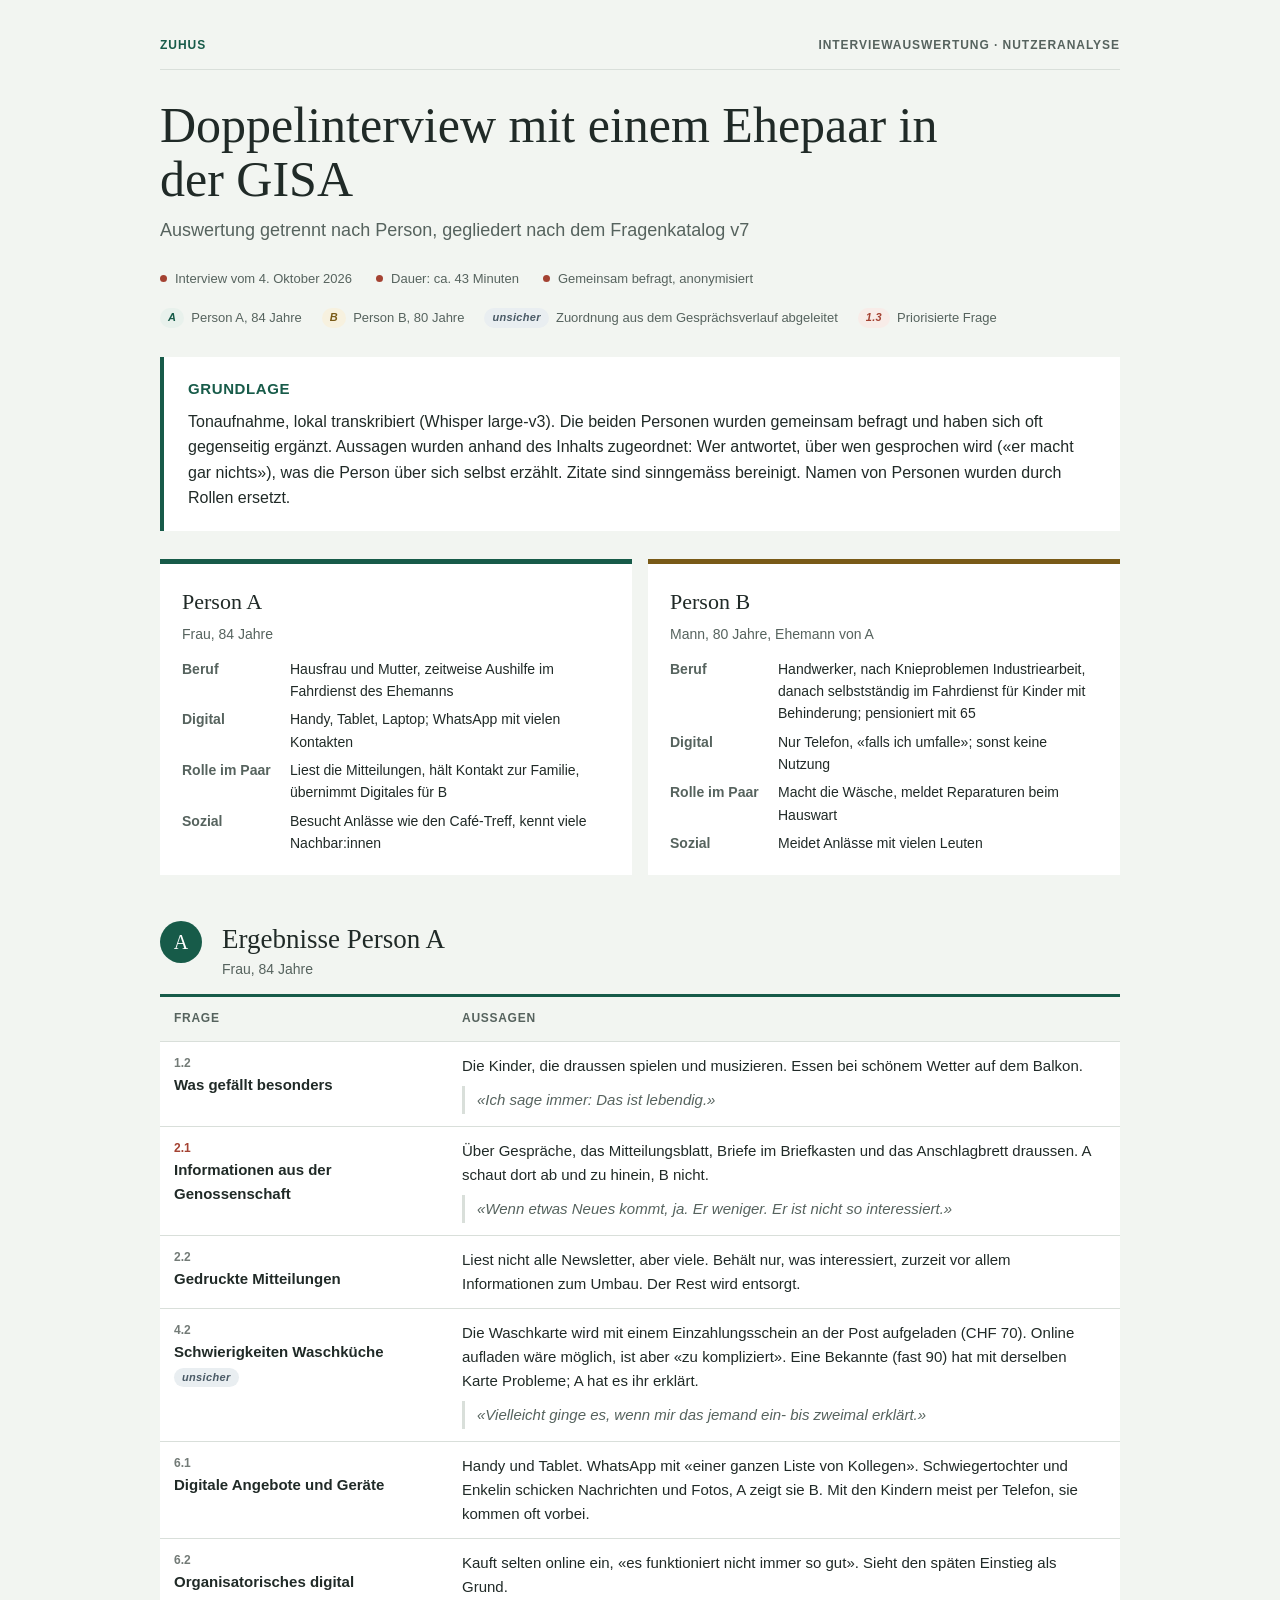
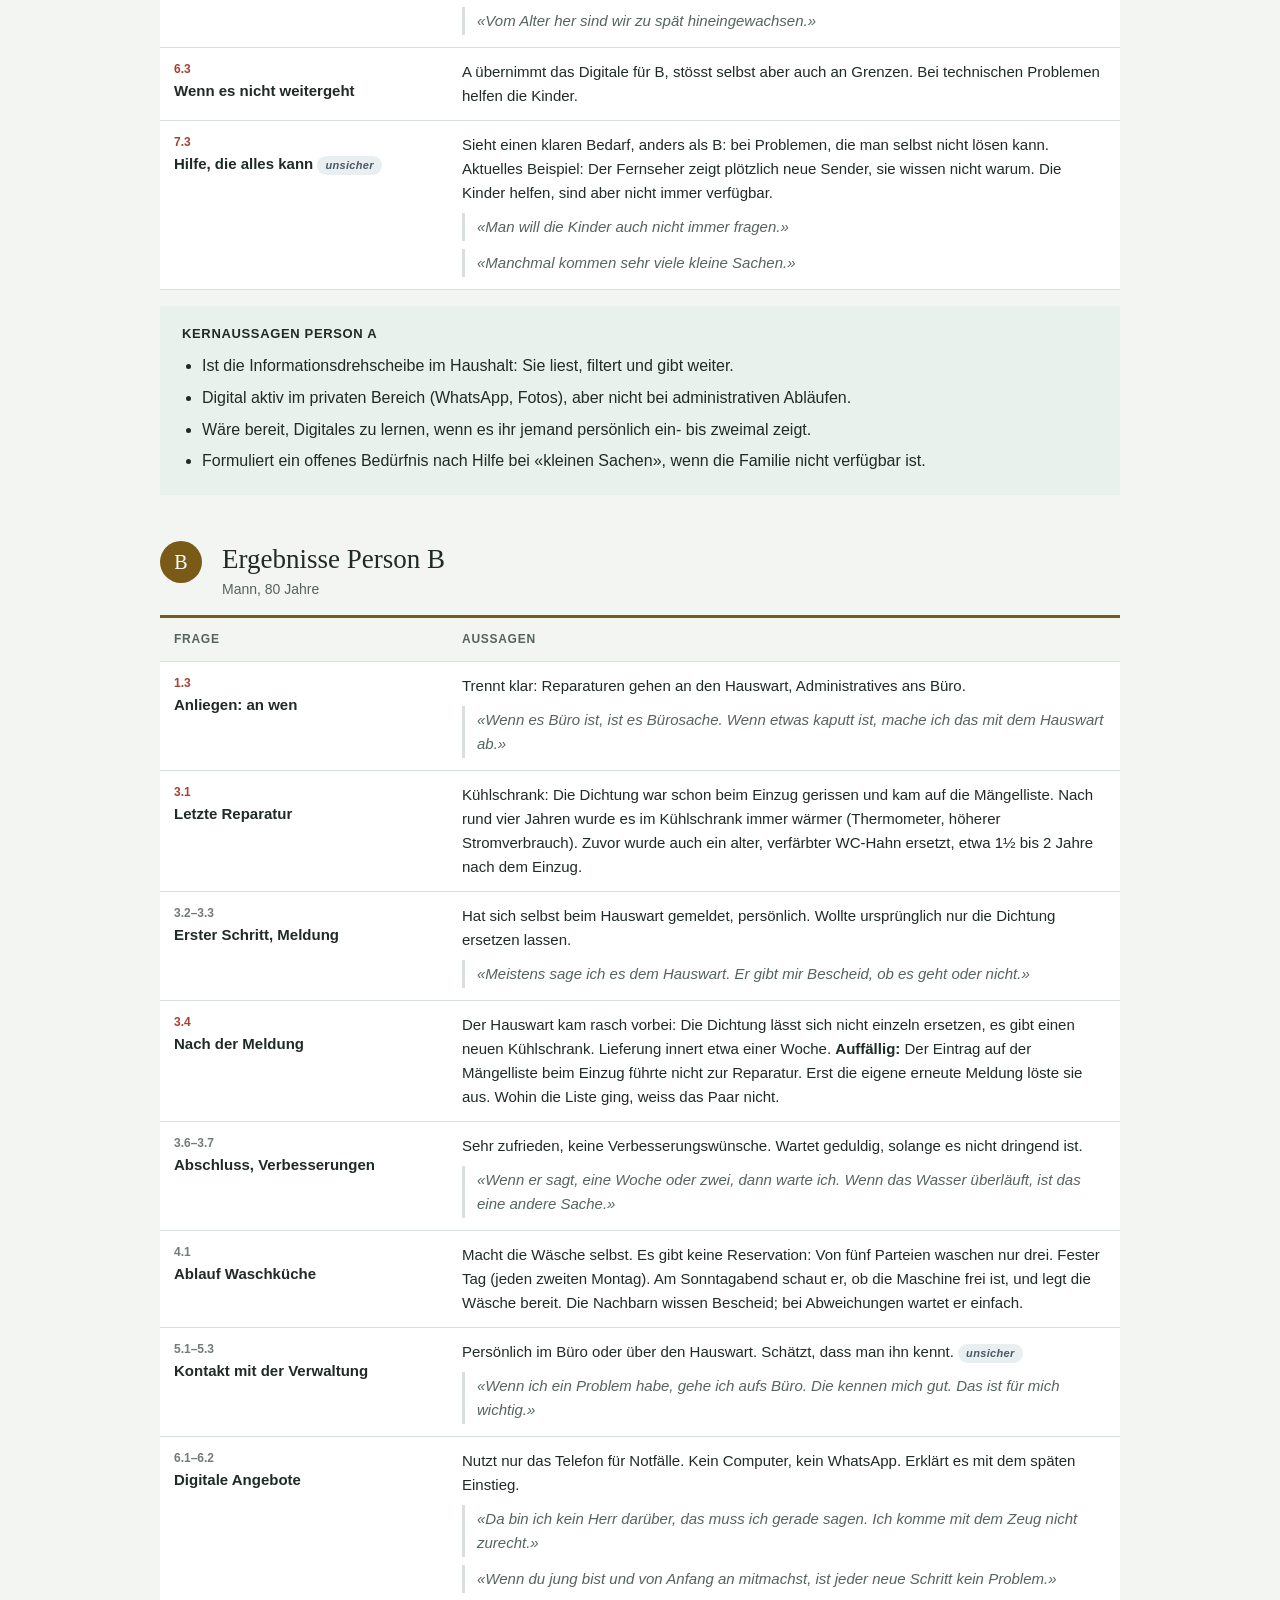
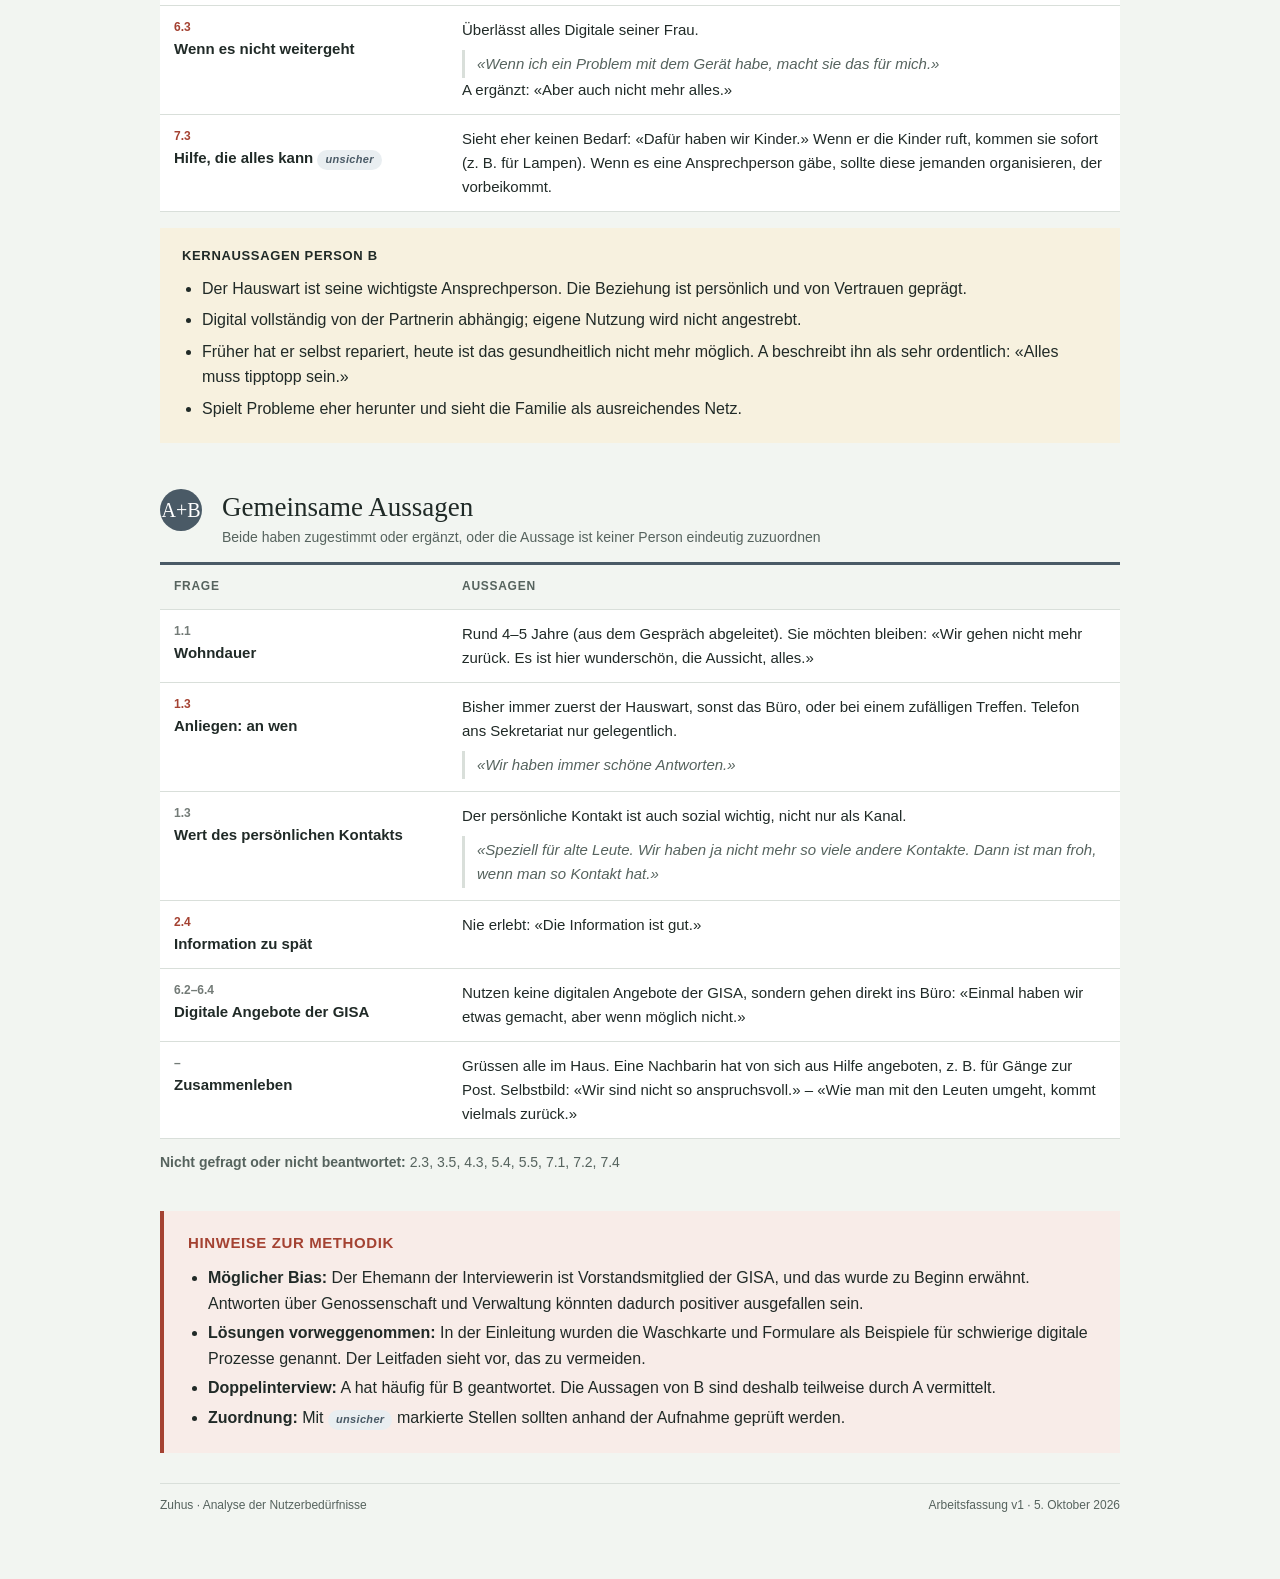
<file: docs/interview/20261005_interviewauswertung-gisa-ehepaar-v1_ac.html>
<!doctype html>
<html lang="de-CH">
<head>
	<meta charset="utf-8">
	<meta name="viewport" content="width=device-width, initial-scale=1">
	<meta name="description" content="Anonymisierte Auswertung eines Doppelinterviews mit einem Ehepaar (84 und 80 Jahre) in der GISA, getrennt nach Person.">
	<title>Interviewauswertung Ehepaar GISA | Zuhus</title>
	<style>
		:root {
			color-scheme: light;
			--ink: #202a27;
			--muted: #56635e;
			--line: #d9dfda;
			--paper: #fff;
			--canvas: #f2f5f1;
			--green: #175b49;
			--green-soft: #e8f1ec;
			--coral: #a44232;
			--coral-soft: #f8ece8;
			--gold: #795a17;
			--gold-soft: #f7f1df;
			--slate: #4a5a66;
			--slate-soft: #e9eef1;
		}

		* { box-sizing: border-box; }

		body {
			margin: 0;
			background: var(--canvas);
			color: var(--ink);
			font: 16px/1.6 "Avenir Next", Avenir, "Segoe UI", sans-serif;
		}

		.page {
			width: min(100% - 40px, 960px);
			margin: 36px auto 64px;
		}

		.masthead {
			display: flex;
			align-items: center;
			justify-content: space-between;
			gap: 16px;
			padding-bottom: 14px;
			border-bottom: 1px solid var(--line);
			color: var(--muted);
			font-size: 12px;
			font-weight: 700;
			letter-spacing: .08em;
			text-transform: uppercase;
		}

		.masthead strong { color: var(--green); }

		h1, h2, h3, p { margin-top: 0; }

		h1 {
			max-width: 780px;
			margin: 28px 0 10px;
			font-family: Georgia, "Times New Roman", serif;
			font-size: clamp(32px, 5.5vw, 50px);
			font-weight: 500;
			line-height: 1.08;
		}

		.subtitle {
			max-width: 700px;
			margin-bottom: 24px;
			color: var(--muted);
			font-size: 18px;
		}

		.meta-row {
			display: flex;
			flex-wrap: wrap;
			gap: 8px 24px;
			margin-bottom: 18px;
			color: var(--muted);
			font-size: 13px;
		}

		.meta-row span::before {
			content: "";
			display: inline-block;
			width: 7px;
			height: 7px;
			margin: 0 8px 1px 0;
			border-radius: 50%;
			background: var(--coral);
		}

		.legend {
			display: flex;
			flex-wrap: wrap;
			gap: 8px 20px;
			margin-bottom: 28px;
			color: var(--muted);
			font-size: 13px;
		}

		.legend span { display: inline-flex; align-items: center; gap: 7px; }

		.chip {
			display: inline-block;
			padding: 1px 8px;
			border-radius: 999px;
			font-size: 11px;
			font-weight: 700;
			letter-spacing: .03em;
			white-space: nowrap;
		}

		.chip.a { background: var(--green-soft); color: var(--green); }
		.chip.b { background: var(--gold-soft); color: var(--gold); }
		.chip.unsure { background: var(--slate-soft); color: var(--slate); }
		.chip.prio { background: var(--coral-soft); color: var(--coral); }

		.note {
			padding: 20px 24px;
			border-left: 4px solid var(--green);
			background: var(--paper);
		}

		.note h2 {
			margin-bottom: 8px;
			color: var(--green);
			font-size: 15px;
			letter-spacing: .04em;
			text-transform: uppercase;
		}

		.note p:last-child, .note ul:last-child { margin-bottom: 0; }
		.note ul { margin: 6px 0 0; padding-left: 20px; }
		.note li { padding: 2px 0; }

		.note.method { margin-top: 38px; border-left-color: var(--coral); background: var(--coral-soft); }
		.note.method h2 { color: var(--coral); }

		/* Personen-Übersicht */
		.profiles {
			display: grid;
			grid-template-columns: repeat(2, minmax(0, 1fr));
			gap: 16px;
			margin: 28px 0 8px;
		}

		.profile {
			padding: 20px 22px;
			border-top: 5px solid var(--green);
			background: var(--paper);
		}

		.profile.b { border-top-color: var(--gold); }

		.profile h3 {
			margin-bottom: 4px;
			font-family: Georgia, "Times New Roman", serif;
			font-size: 22px;
			font-weight: 500;
		}

		.profile .role { margin-bottom: 12px; color: var(--muted); font-size: 14px; }

		.profile dl { display: grid; grid-template-columns: 96px 1fr; gap: 6px 12px; margin: 0; font-size: 14px; }
		.profile dt { color: var(--muted); font-weight: 700; }
		.profile dd { margin: 0; }

		/* Personen-Abschnitte */
		.person-heading {
			display: grid;
			grid-template-columns: 48px 1fr;
			align-items: start;
			gap: 14px;
			margin: 46px 0 14px;
		}

		.person-badge {
			display: grid;
			width: 42px;
			aspect-ratio: 1;
			place-items: center;
			border-radius: 50%;
			background: var(--green);
			color: white;
			font-family: Georgia, "Times New Roman", serif;
			font-size: 20px;
		}

		.person-b .person-badge { background: var(--gold); }
		.shared .person-badge { background: var(--slate); }

		.person-heading h2 {
			margin: 2px 0 3px;
			font-family: Georgia, "Times New Roman", serif;
			font-size: 27px;
			font-weight: 500;
			line-height: 1.2;
		}

		.person-heading p { margin: 0; color: var(--muted); font-size: 14px; }

		.answers {
			width: 100%;
			border-collapse: collapse;
			background: var(--paper);
			font-size: 15px;
		}

		.answers th, .answers td {
			padding: 12px 14px;
			border-bottom: 1px solid var(--line);
			text-align: left;
			vertical-align: top;
		}

		.answers thead th {
			color: var(--muted);
			font-size: 12px;
			letter-spacing: .06em;
			text-transform: uppercase;
			background: var(--canvas);
		}

		.answers td.q { width: 30%; }
		.answers .qnum { display: block; color: #737b77; font-size: 12px; font-weight: 800; }
		.answers .qnum.priority { color: var(--coral); }
		.answers .qtext { font-weight: 600; }

		.person-a .answers { border-top: 3px solid var(--green); }
		.person-b .answers { border-top: 3px solid var(--gold); }
		.shared .answers { border-top: 3px solid var(--slate); }

		blockquote {
			margin: 8px 0 0;
			padding: 2px 0 2px 12px;
			border-left: 3px solid var(--line);
			color: var(--muted);
			font-style: italic;
		}

		.insights {
			margin: 16px 0 0;
			padding: 18px 22px 18px 42px;
			background: var(--green-soft);
		}

		.person-b .insights { background: var(--gold-soft); }
		.shared .insights { background: var(--slate-soft); }

		.insights strong.label {
			display: block;
			margin: 0 0 6px -20px;
			font-size: 13px;
			letter-spacing: .05em;
			text-transform: uppercase;
		}

		.insights li { padding: 3px 0; }

		.gaps { margin-top: 12px; color: var(--muted); font-size: 14px; }

		.footer {
			display: flex;
			justify-content: space-between;
			gap: 16px;
			margin-top: 30px;
			padding-top: 12px;
			border-top: 1px solid var(--line);
			color: var(--muted);
			font-size: 12px;
		}

		@media (max-width: 700px) {
			.page { width: min(100% - 32px, 960px); margin-top: 22px; }
			.profiles { grid-template-columns: 1fr; }
			.person-heading { grid-template-columns: 40px 1fr; gap: 10px; }
			.person-badge { width: 36px; }
			.answers, .answers tbody, .answers tr, .answers td { display: block; width: 100%; }
			.answers thead { display: none; }
			.answers td.q { width: 100%; padding-bottom: 0; border-bottom: 0; }
			.footer { flex-direction: column; gap: 4px; }
		}

		@media print {
			@page { size: A4; margin: 16mm 15mm; }
			body { background: white; font-size: 10.5pt; }
			.page { width: auto; margin: 0; }
			h1 { font-size: 28pt; }
			.person-heading { margin-top: 26px; break-after: avoid; }
			.answers tr, .profile, .note, .insights { break-inside: avoid; }
			.person-b { break-before: page; }
		}
	</style>
</head>
<body>
	<main class="page">
		<div class="masthead">
			<strong>Zuhus</strong>
			<span>Interviewauswertung · Nutzeranalyse</span>
		</div>

		<header>
			<h1>Doppelinterview mit einem Ehepaar in der GISA</h1>
			<p class="subtitle">Auswertung getrennt nach Person, gegliedert nach dem Fragenkatalog v7</p>
			<div class="meta-row">
				<span>Interview vom 4. Oktober 2026</span>
				<span>Dauer: ca. 43 Minuten</span>
				<span>Gemeinsam befragt, anonymisiert</span>
			</div>
			<div class="legend" aria-label="Legende">
				<span><i class="chip a">A</i>Person A, 84 Jahre</span>
				<span><i class="chip b">B</i>Person B, 80 Jahre</span>
				<span><i class="chip unsure">unsicher</i>Zuordnung aus dem Gesprächsverlauf abgeleitet</span>
				<span><i class="chip prio">1.3</i>Priorisierte Frage</span>
			</div>
		</header>

		<section class="note" aria-labelledby="basis-title">
			<h2 id="basis-title">Grundlage</h2>
			<p>Tonaufnahme, lokal transkribiert (Whisper large-v3). Die beiden Personen wurden gemeinsam befragt und haben sich oft gegenseitig ergänzt. Aussagen wurden anhand des Inhalts zugeordnet: Wer antwortet, über wen gesprochen wird («er macht gar nichts»), was die Person über sich selbst erzählt. Zitate sind sinngemäss bereinigt. Namen von Personen wurden durch Rollen ersetzt.</p>
		</section>

		<div class="profiles">
			<article class="profile a">
				<h3>Person A</h3>
				<p class="role">Frau, 84 Jahre</p>
				<dl>
					<dt>Beruf</dt><dd>Hausfrau und Mutter, zeitweise Aushilfe im Fahrdienst des Ehemanns</dd>
					<dt>Digital</dt><dd>Handy, Tablet, Laptop; WhatsApp mit vielen Kontakten</dd>
					<dt>Rolle im Paar</dt><dd>Liest die Mitteilungen, hält Kontakt zur Familie, übernimmt Digitales für B</dd>
					<dt>Sozial</dt><dd>Besucht Anlässe wie den Café-Treff, kennt viele Nachbar:innen</dd>
				</dl>
			</article>
			<article class="profile b">
				<h3>Person B</h3>
				<p class="role">Mann, 80 Jahre, Ehemann von A</p>
				<dl>
					<dt>Beruf</dt><dd>Handwerker, nach Knieproblemen Industriearbeit, danach selbstständig im Fahrdienst für Kinder mit Behinderung; pensioniert mit 65</dd>
					<dt>Digital</dt><dd>Nur Telefon, «falls ich umfalle»; sonst keine Nutzung</dd>
					<dt>Rolle im Paar</dt><dd>Macht die Wäsche, meldet Reparaturen beim Hauswart</dd>
					<dt>Sozial</dt><dd>Meidet Anlässe mit vielen Leuten</dd>
				</dl>
			</article>
		</div>

		<!-- Person A -->
		<section class="person-a" aria-labelledby="person-a">
			<div class="person-heading">
				<span class="person-badge">A</span>
				<div><h2 id="person-a">Ergebnisse Person A</h2><p>Frau, 84 Jahre</p></div>
			</div>
			<table class="answers">
				<thead><tr><th>Frage</th><th>Aussagen</th></tr></thead>
				<tbody>
					<tr>
						<td class="q"><span class="qnum">1.2</span><span class="qtext">Was gefällt besonders</span></td>
						<td>Die Kinder, die draussen spielen und musizieren. Essen bei schönem Wetter auf dem Balkon.<blockquote>«Ich sage immer: Das ist lebendig.»</blockquote></td>
					</tr>
					<tr>
						<td class="q"><span class="qnum priority">2.1</span><span class="qtext">Informationen aus der Genossenschaft</span></td>
						<td>Über Gespräche, das Mitteilungsblatt, Briefe im Briefkasten und das Anschlagbrett draussen. A schaut dort ab und zu hinein, B nicht.<blockquote>«Wenn etwas Neues kommt, ja. Er weniger. Er ist nicht so interessiert.»</blockquote></td>
					</tr>
					<tr>
						<td class="q"><span class="qnum">2.2</span><span class="qtext">Gedruckte Mitteilungen</span></td>
						<td>Liest nicht alle Newsletter, aber viele. Behält nur, was interessiert, zurzeit vor allem Informationen zum Umbau. Der Rest wird entsorgt.</td>
					</tr>
					<tr>
						<td class="q"><span class="qnum">4.2</span><span class="qtext">Schwierigkeiten Waschküche</span> <i class="chip unsure">unsicher</i></td>
						<td>Die Waschkarte wird mit einem Einzahlungsschein an der Post aufgeladen (CHF 70). Online aufladen wäre möglich, ist aber «zu kompliziert». Eine Bekannte (fast 90) hat mit derselben Karte Probleme; A hat es ihr erklärt.<blockquote>«Vielleicht ginge es, wenn mir das jemand ein- bis zweimal erklärt.»</blockquote></td>
					</tr>
					<tr>
						<td class="q"><span class="qnum">6.1</span><span class="qtext">Digitale Angebote und Geräte</span></td>
						<td>Handy und Tablet. WhatsApp mit «einer ganzen Liste von Kollegen». Schwiegertochter und Enkelin schicken Nachrichten und Fotos, A zeigt sie B. Mit den Kindern meist per Telefon, sie kommen oft vorbei.</td>
					</tr>
					<tr>
						<td class="q"><span class="qnum">6.2</span><span class="qtext">Organisatorisches digital</span></td>
						<td>Kauft selten online ein, «es funktioniert nicht immer so gut». Sieht den späten Einstieg als Grund.<blockquote>«Vom Alter her sind wir zu spät hineingewachsen.»</blockquote></td>
					</tr>
					<tr>
						<td class="q"><span class="qnum priority">6.3</span><span class="qtext">Wenn es nicht weitergeht</span></td>
						<td>A übernimmt das Digitale für B, stösst selbst aber auch an Grenzen. Bei technischen Problemen helfen die Kinder.</td>
					</tr>
					<tr>
						<td class="q"><span class="qnum priority">7.3</span><span class="qtext">Hilfe, die alles kann</span> <i class="chip unsure">unsicher</i></td>
						<td>Sieht einen klaren Bedarf, anders als B: bei Problemen, die man selbst nicht lösen kann. Aktuelles Beispiel: Der Fernseher zeigt plötzlich neue Sender, sie wissen nicht warum. Die Kinder helfen, sind aber nicht immer verfügbar.<blockquote>«Man will die Kinder auch nicht immer fragen.»</blockquote><blockquote>«Manchmal kommen sehr viele kleine Sachen.»</blockquote></td>
					</tr>
				</tbody>
			</table>
			<ul class="insights">
				<strong class="label">Kernaussagen Person A</strong>
				<li>Ist die Informationsdrehscheibe im Haushalt: Sie liest, filtert und gibt weiter.</li>
				<li>Digital aktiv im privaten Bereich (WhatsApp, Fotos), aber nicht bei administrativen Abläufen.</li>
				<li>Wäre bereit, Digitales zu lernen, wenn es ihr jemand persönlich ein- bis zweimal zeigt.</li>
				<li>Formuliert ein offenes Bedürfnis nach Hilfe bei «kleinen Sachen», wenn die Familie nicht verfügbar ist.</li>
			</ul>
		</section>

		<!-- Person B -->
		<section class="person-b" aria-labelledby="person-b">
			<div class="person-heading">
				<span class="person-badge">B</span>
				<div><h2 id="person-b">Ergebnisse Person B</h2><p>Mann, 80 Jahre</p></div>
			</div>
			<table class="answers">
				<thead><tr><th>Frage</th><th>Aussagen</th></tr></thead>
				<tbody>
					<tr>
						<td class="q"><span class="qnum priority">1.3</span><span class="qtext">Anliegen: an wen</span></td>
						<td>Trennt klar: Reparaturen gehen an den Hauswart, Administratives ans Büro.<blockquote>«Wenn es Büro ist, ist es Bürosache. Wenn etwas kaputt ist, mache ich das mit dem Hauswart ab.»</blockquote></td>
					</tr>
					<tr>
						<td class="q"><span class="qnum priority">3.1</span><span class="qtext">Letzte Reparatur</span></td>
						<td>Kühlschrank: Die Dichtung war schon beim Einzug gerissen und kam auf die Mängelliste. Nach rund vier Jahren wurde es im Kühlschrank immer wärmer (Thermometer, höherer Stromverbrauch). Zuvor wurde auch ein alter, verfärbter WC-Hahn ersetzt, etwa 1½ bis 2 Jahre nach dem Einzug.</td>
					</tr>
					<tr>
						<td class="q"><span class="qnum">3.2–3.3</span><span class="qtext">Erster Schritt, Meldung</span></td>
						<td>Hat sich selbst beim Hauswart gemeldet, persönlich. Wollte ursprünglich nur die Dichtung ersetzen lassen.<blockquote>«Meistens sage ich es dem Hauswart. Er gibt mir Bescheid, ob es geht oder nicht.»</blockquote></td>
					</tr>
					<tr>
						<td class="q"><span class="qnum priority">3.4</span><span class="qtext">Nach der Meldung</span></td>
						<td>Der Hauswart kam rasch vorbei: Die Dichtung lässt sich nicht einzeln ersetzen, es gibt einen neuen Kühlschrank. Lieferung innert etwa einer Woche. <strong>Auffällig:</strong> Der Eintrag auf der Mängelliste beim Einzug führte nicht zur Reparatur. Erst die eigene erneute Meldung löste sie aus. Wohin die Liste ging, weiss das Paar nicht.</td>
					</tr>
					<tr>
						<td class="q"><span class="qnum">3.6–3.7</span><span class="qtext">Abschluss, Verbesserungen</span></td>
						<td>Sehr zufrieden, keine Verbesserungswünsche. Wartet geduldig, solange es nicht dringend ist.<blockquote>«Wenn er sagt, eine Woche oder zwei, dann warte ich. Wenn das Wasser überläuft, ist das eine andere Sache.»</blockquote></td>
					</tr>
					<tr>
						<td class="q"><span class="qnum">4.1</span><span class="qtext">Ablauf Waschküche</span></td>
						<td>Macht die Wäsche selbst. Es gibt keine Reservation: Von fünf Parteien waschen nur drei. Fester Tag (jeden zweiten Montag). Am Sonntagabend schaut er, ob die Maschine frei ist, und legt die Wäsche bereit. Die Nachbarn wissen Bescheid; bei Abweichungen wartet er einfach.</td>
					</tr>
					<tr>
						<td class="q"><span class="qnum">5.1–5.3</span><span class="qtext">Kontakt mit der Verwaltung</span></td>
						<td>Persönlich im Büro oder über den Hauswart. Schätzt, dass man ihn kennt. <i class="chip unsure">unsicher</i><blockquote>«Wenn ich ein Problem habe, gehe ich aufs Büro. Die kennen mich gut. Das ist für mich wichtig.»</blockquote></td>
					</tr>
					<tr>
						<td class="q"><span class="qnum">6.1–6.2</span><span class="qtext">Digitale Angebote</span></td>
						<td>Nutzt nur das Telefon für Notfälle. Kein Computer, kein WhatsApp. Erklärt es mit dem späten Einstieg.<blockquote>«Da bin ich kein Herr darüber, das muss ich gerade sagen. Ich komme mit dem Zeug nicht zurecht.»</blockquote><blockquote>«Wenn du jung bist und von Anfang an mitmachst, ist jeder neue Schritt kein Problem.»</blockquote></td>
					</tr>
					<tr>
						<td class="q"><span class="qnum priority">6.3</span><span class="qtext">Wenn es nicht weitergeht</span></td>
						<td>Überlässt alles Digitale seiner Frau.<blockquote>«Wenn ich ein Problem mit dem Gerät habe, macht sie das für mich.»</blockquote>A ergänzt: «Aber auch nicht mehr alles.»</td>
					</tr>
					<tr>
						<td class="q"><span class="qnum priority">7.3</span><span class="qtext">Hilfe, die alles kann</span> <i class="chip unsure">unsicher</i></td>
						<td>Sieht eher keinen Bedarf: «Dafür haben wir Kinder.» Wenn er die Kinder ruft, kommen sie sofort (z. B. für Lampen). Wenn es eine Ansprechperson gäbe, sollte diese jemanden organisieren, der vorbeikommt.</td>
					</tr>
				</tbody>
			</table>
			<ul class="insights">
				<strong class="label">Kernaussagen Person B</strong>
				<li>Der Hauswart ist seine wichtigste Ansprechperson. Die Beziehung ist persönlich und von Vertrauen geprägt.</li>
				<li>Digital vollständig von der Partnerin abhängig; eigene Nutzung wird nicht angestrebt.</li>
				<li>Früher hat er selbst repariert, heute ist das gesundheitlich nicht mehr möglich. A beschreibt ihn als sehr ordentlich: «Alles muss tipptopp sein.»</li>
				<li>Spielt Probleme eher herunter und sieht die Familie als ausreichendes Netz.</li>
			</ul>
		</section>

		<!-- Gemeinsam -->
		<section class="shared" aria-labelledby="shared">
			<div class="person-heading">
				<span class="person-badge">A+B</span>
				<div><h2 id="shared">Gemeinsame Aussagen</h2><p>Beide haben zugestimmt oder ergänzt, oder die Aussage ist keiner Person eindeutig zuzuordnen</p></div>
			</div>
			<table class="answers">
				<thead><tr><th>Frage</th><th>Aussagen</th></tr></thead>
				<tbody>
					<tr>
						<td class="q"><span class="qnum">1.1</span><span class="qtext">Wohndauer</span></td>
						<td>Rund 4–5 Jahre (aus dem Gespräch abgeleitet). Sie möchten bleiben: «Wir gehen nicht mehr zurück. Es ist hier wunderschön, die Aussicht, alles.»</td>
					</tr>
					<tr>
						<td class="q"><span class="qnum priority">1.3</span><span class="qtext">Anliegen: an wen</span></td>
						<td>Bisher immer zuerst der Hauswart, sonst das Büro, oder bei einem zufälligen Treffen. Telefon ans Sekretariat nur gelegentlich.<blockquote>«Wir haben immer schöne Antworten.»</blockquote></td>
					</tr>
					<tr>
						<td class="q"><span class="qnum">1.3</span><span class="qtext">Wert des persönlichen Kontakts</span></td>
						<td>Der persönliche Kontakt ist auch sozial wichtig, nicht nur als Kanal.<blockquote>«Speziell für alte Leute. Wir haben ja nicht mehr so viele andere Kontakte. Dann ist man froh, wenn man so Kontakt hat.»</blockquote></td>
					</tr>
					<tr>
						<td class="q"><span class="qnum priority">2.4</span><span class="qtext">Information zu spät</span></td>
						<td>Nie erlebt: «Die Information ist gut.»</td>
					</tr>
					<tr>
						<td class="q"><span class="qnum">6.2–6.4</span><span class="qtext">Digitale Angebote der GISA</span></td>
						<td>Nutzen keine digitalen Angebote der GISA, sondern gehen direkt ins Büro: «Einmal haben wir etwas gemacht, aber wenn möglich nicht.»</td>
					</tr>
					<tr>
						<td class="q"><span class="qnum">–</span><span class="qtext">Zusammenleben</span></td>
						<td>Grüssen alle im Haus. Eine Nachbarin hat von sich aus Hilfe angeboten, z. B. für Gänge zur Post. Selbstbild: «Wir sind nicht so anspruchsvoll.» – «Wie man mit den Leuten umgeht, kommt vielmals zurück.»</td>
					</tr>
				</tbody>
			</table>
			<p class="gaps"><strong>Nicht gefragt oder nicht beantwortet:</strong> 2.3, 3.5, 4.3, 5.4, 5.5, 7.1, 7.2, 7.4</p>
		</section>

		<section class="note method" aria-labelledby="method-title">
			<h2 id="method-title">Hinweise zur Methodik</h2>
			<ul>
				<li><strong>Möglicher Bias:</strong> Der Ehemann der Interviewerin ist Vorstandsmitglied der GISA, und das wurde zu Beginn erwähnt. Antworten über Genossenschaft und Verwaltung könnten dadurch positiver ausgefallen sein.</li>
				<li><strong>Lösungen vorweggenommen:</strong> In der Einleitung wurden die Waschkarte und Formulare als Beispiele für schwierige digitale Prozesse genannt. Der Leitfaden sieht vor, das zu vermeiden.</li>
				<li><strong>Doppelinterview:</strong> A hat häufig für B geantwortet. Die Aussagen von B sind deshalb teilweise durch A vermittelt.</li>
				<li><strong>Zuordnung:</strong> Mit <i class="chip unsure">unsicher</i> markierte Stellen sollten anhand der Aufnahme geprüft werden.</li>
			</ul>
		</section>

		<div class="footer">
			<span>Zuhus · Analyse der Nutzerbedürfnisse</span>
			<span>Arbeitsfassung v1 · 5. Oktober 2026</span>
		</div>
	</main>
</body>
</html>
</file>
